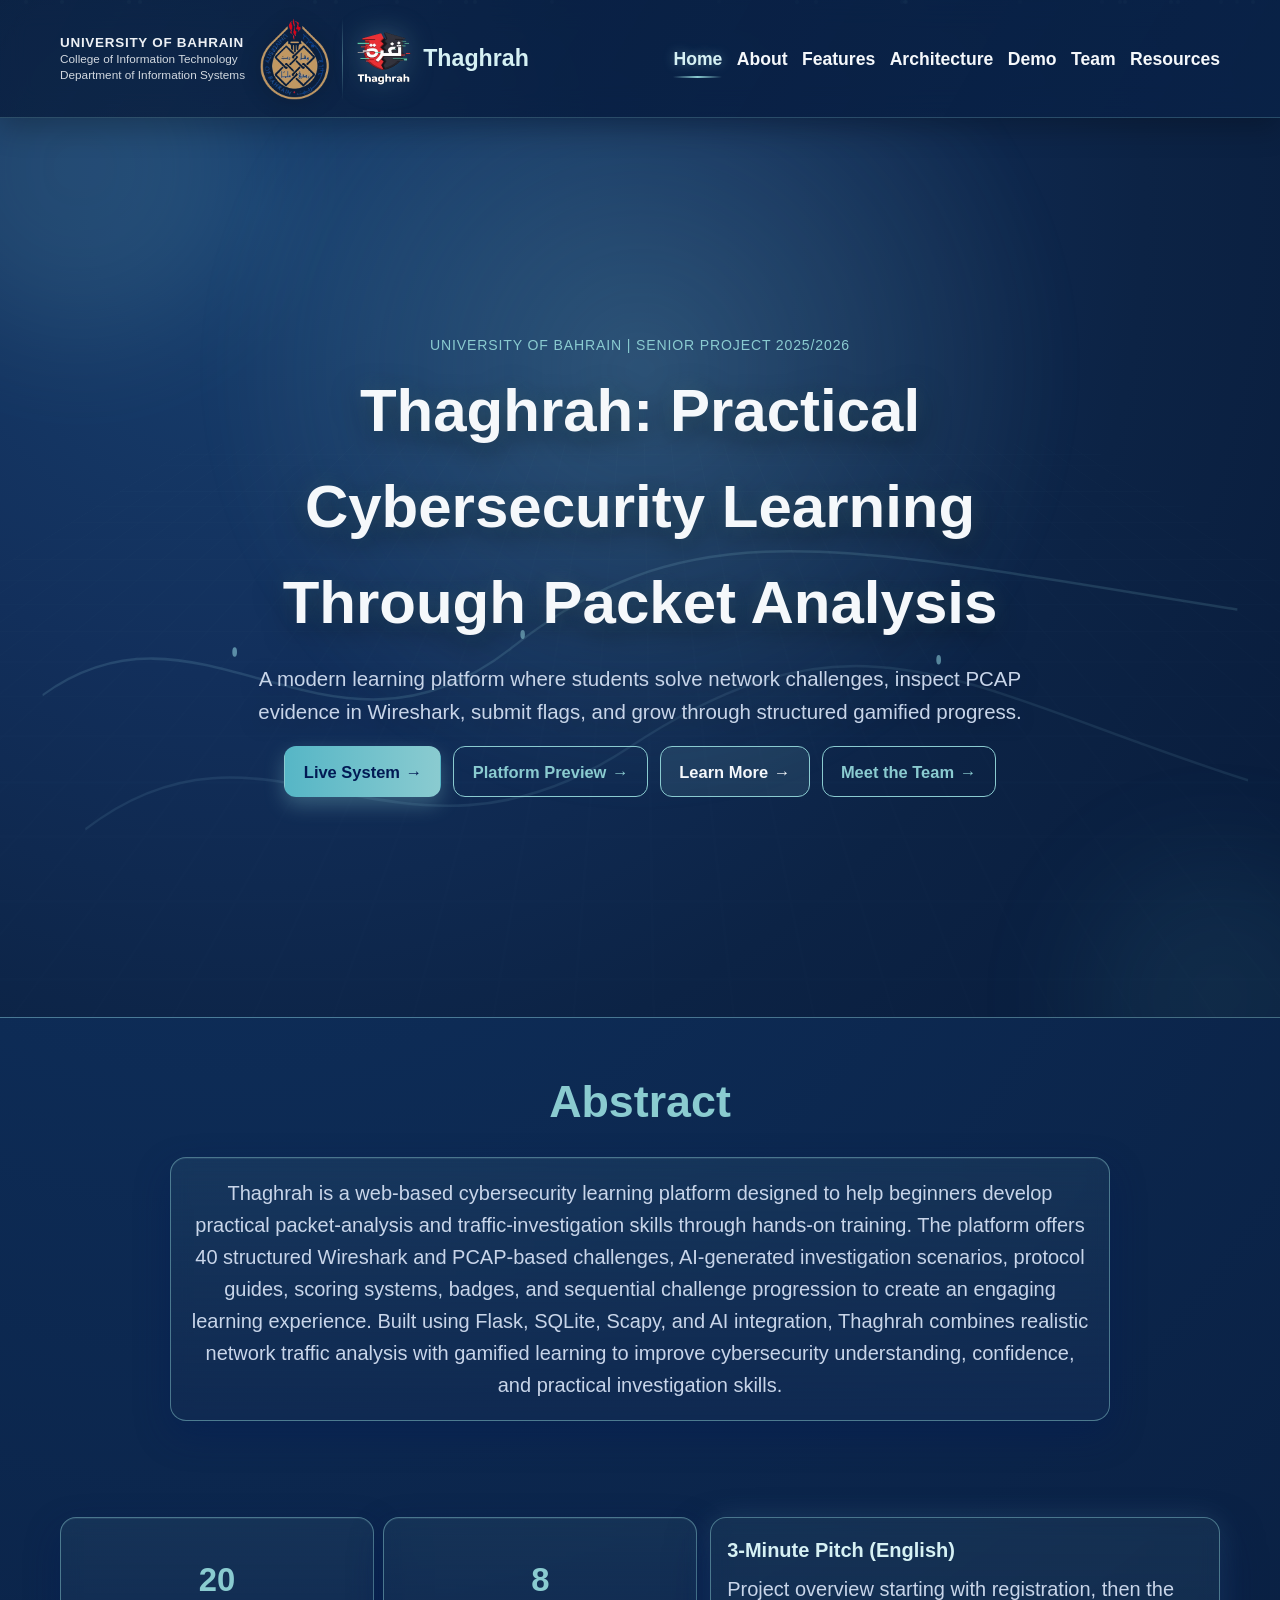
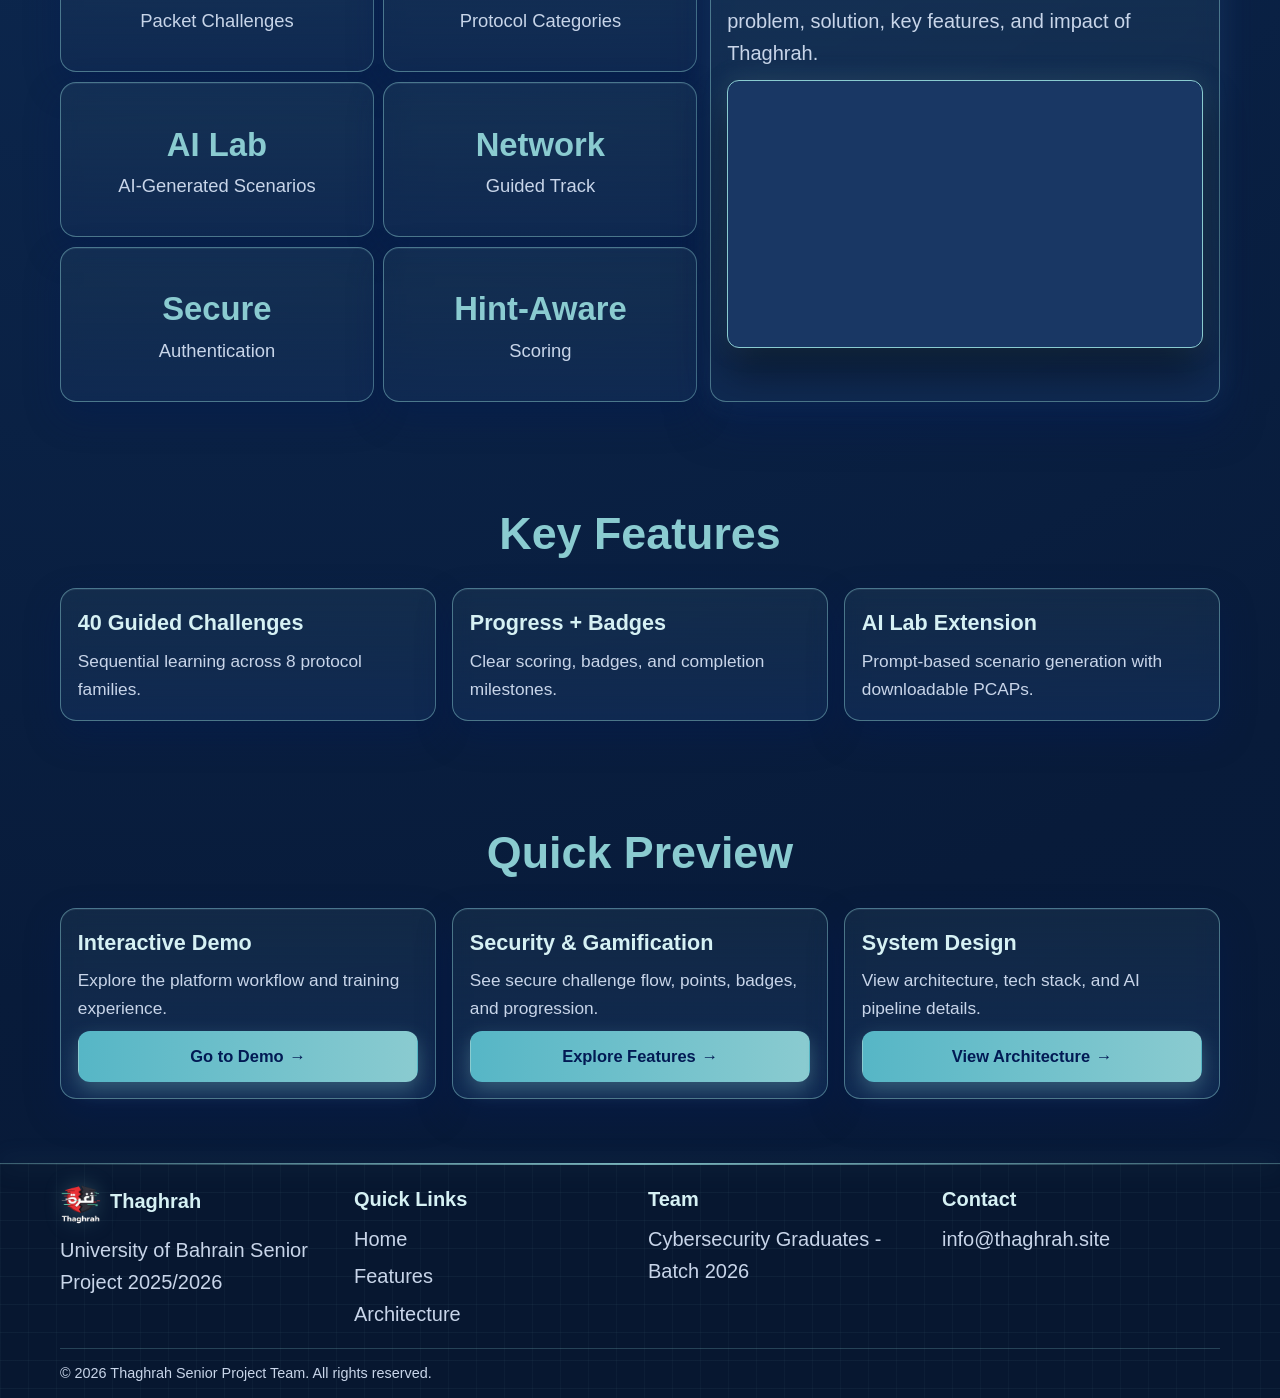
<file: index.html>
<!doctype html>
<html lang="en">
  <head>
    <meta charset="UTF-8" />
    <meta name="viewport" content="width=device-width, initial-scale=1.0" />
    <link rel="icon" href="./assets/logo-nav.png" type="image/png" />
    <meta name="referrer" content="strict-origin-when-cross-origin" />
    <title>Thaghrah | Home</title>
    <meta
      name="description"
      content="Thaghrah home page: cybersecurity learning through packet analysis, guided challenges, and AI-assisted Wireshark practice."
    />
    <link rel="stylesheet" href="./styles.css" />
    <script defer src="./js/app.js"></script>
  </head>
  <body data-page="home">
    <div id="site-nav"></div>

    <header class="hero hero-fullscreen">
      <div class="container hero-content">
        <p class="eyebrow">University of Bahrain | Senior Project 2025/2026</p>
        <h2>Thaghrah: Practical Cybersecurity Learning Through Packet Analysis</h2>
        <p class="hero-subtitle">
          A modern learning platform where students solve network challenges, inspect PCAP
          evidence in Wireshark, submit flags, and grow through structured gamified progress.
        </p>
        <div class="hero-actions">
          <a class="btn primary" href="https://thaghrah-project-1.onrender.com/" target="_blank" rel="noopener noreferrer">Live System</a>
          <a class="btn outline" href="./demo.html">Platform Preview</a>
          <a class="btn ghost" href="./about.html">Learn More</a>
          <a class="btn outline" href="./team.html">Meet the Team</a>
        </div>
      </div>
    </header>

    <main>
      <section class="container section">
        <h3 class="section-heading">Abstract</h3>
        <div class="info-banner abstract-banner">
          Thaghrah is a web-based cybersecurity learning platform designed to help beginners develop practical packet-analysis and traffic-investigation skills through hands-on training. The platform offers 40 structured Wireshark and PCAP-based challenges, AI-generated investigation scenarios, protocol guides, scoring systems, badges, and sequential challenge progression to create an engaging learning experience. Built using Flask, SQLite, Scapy, and AI integration, Thaghrah combines realistic network traffic analysis with gamified learning to improve cybersecurity understanding, confidence, and practical investigation skills.
        </div>
      </section>

      <section class="container section overview-layout">
        <div class="stats-row">
          <div class="mini-stat counter-card">
            <strong class="counter" data-count="40">0</strong><span>Packet Challenges</span>
          </div>
          <div class="mini-stat counter-card">
            <strong class="counter" data-count="8">0</strong><span>Protocol Categories</span>
          </div>
          <div class="mini-stat counter-card">
            <strong class="counter" data-count="1" data-final-text="AI Lab">0</strong><span>AI-Generated Scenarios</span>
          </div>
          <div class="mini-stat counter-card">
            <strong class="counter" data-count="1" data-final-text="Network">0</strong><span>Guided Track</span>
          </div>
          <div class="mini-stat">
            <strong>Secure</strong><span>Authentication</span>
          </div>
          <div class="mini-stat">
            <strong>Hint-Aware</strong><span>Scoring</span>
          </div>
        </div>
        <aside class="demo-video-panel">
          <h4>3-Minute Pitch (English)</h4>
          <p>Project overview starting with registration, then the problem, solution, key features, and impact of Thaghrah.</p>
          <div class="video-frame">
            <iframe
              class="demo-video-embed"
              data-youtube-id="-2Q9Dz09QXQ"
              src="https://www.youtube.com/embed/-2Q9Dz09QXQ?rel=0"
              title="Thaghrah 3-minute pitch in English"
              loading="lazy"
              referrerpolicy="strict-origin-when-cross-origin"
              allow="accelerometer; autoplay; clipboard-write; encrypted-media; gyroscope; picture-in-picture; web-share"
              allowfullscreen
            ></iframe>
          </div>
        </aside>
      </section>

      <section class="container section">
        <h3 class="section-heading">Key Features</h3>
        <div class="info-grid">
          <article class="info-card"><h4>40 Guided Challenges</h4><p>Sequential learning across 8 protocol families.</p></article>
          <article class="info-card"><h4>Progress + Badges</h4><p>Clear scoring, badges, and completion milestones.</p></article>
          <article class="info-card"><h4>AI Lab Extension</h4><p>Prompt-based scenario generation with downloadable PCAPs.</p></article>
        </div>
      </section>

      <section class="container section">
        <h3 class="section-heading">Quick Preview</h3>
        <div class="info-grid">
          <article class="info-card"><h4>Interactive Demo</h4><p>Explore the platform workflow and training experience.</p><a class="btn primary block" href="./demo.html">Go to Demo</a></article>
          <article class="info-card"><h4>Security & Gamification</h4><p>See secure challenge flow, points, badges, and progression.</p><a class="btn primary block" href="./features.html">Explore Features</a></article>
          <article class="info-card"><h4>System Design</h4><p>View architecture, tech stack, and AI pipeline details.</p><a class="btn primary block" href="./architecture.html">View Architecture</a></article>
        </div>
      </section>
    </main>

    <div id="site-footer"></div>
    <button id="scrollTopBtn" class="scroll-top" type="button" aria-label="Scroll to top">↑</button>
  </body>
</html>
</file>
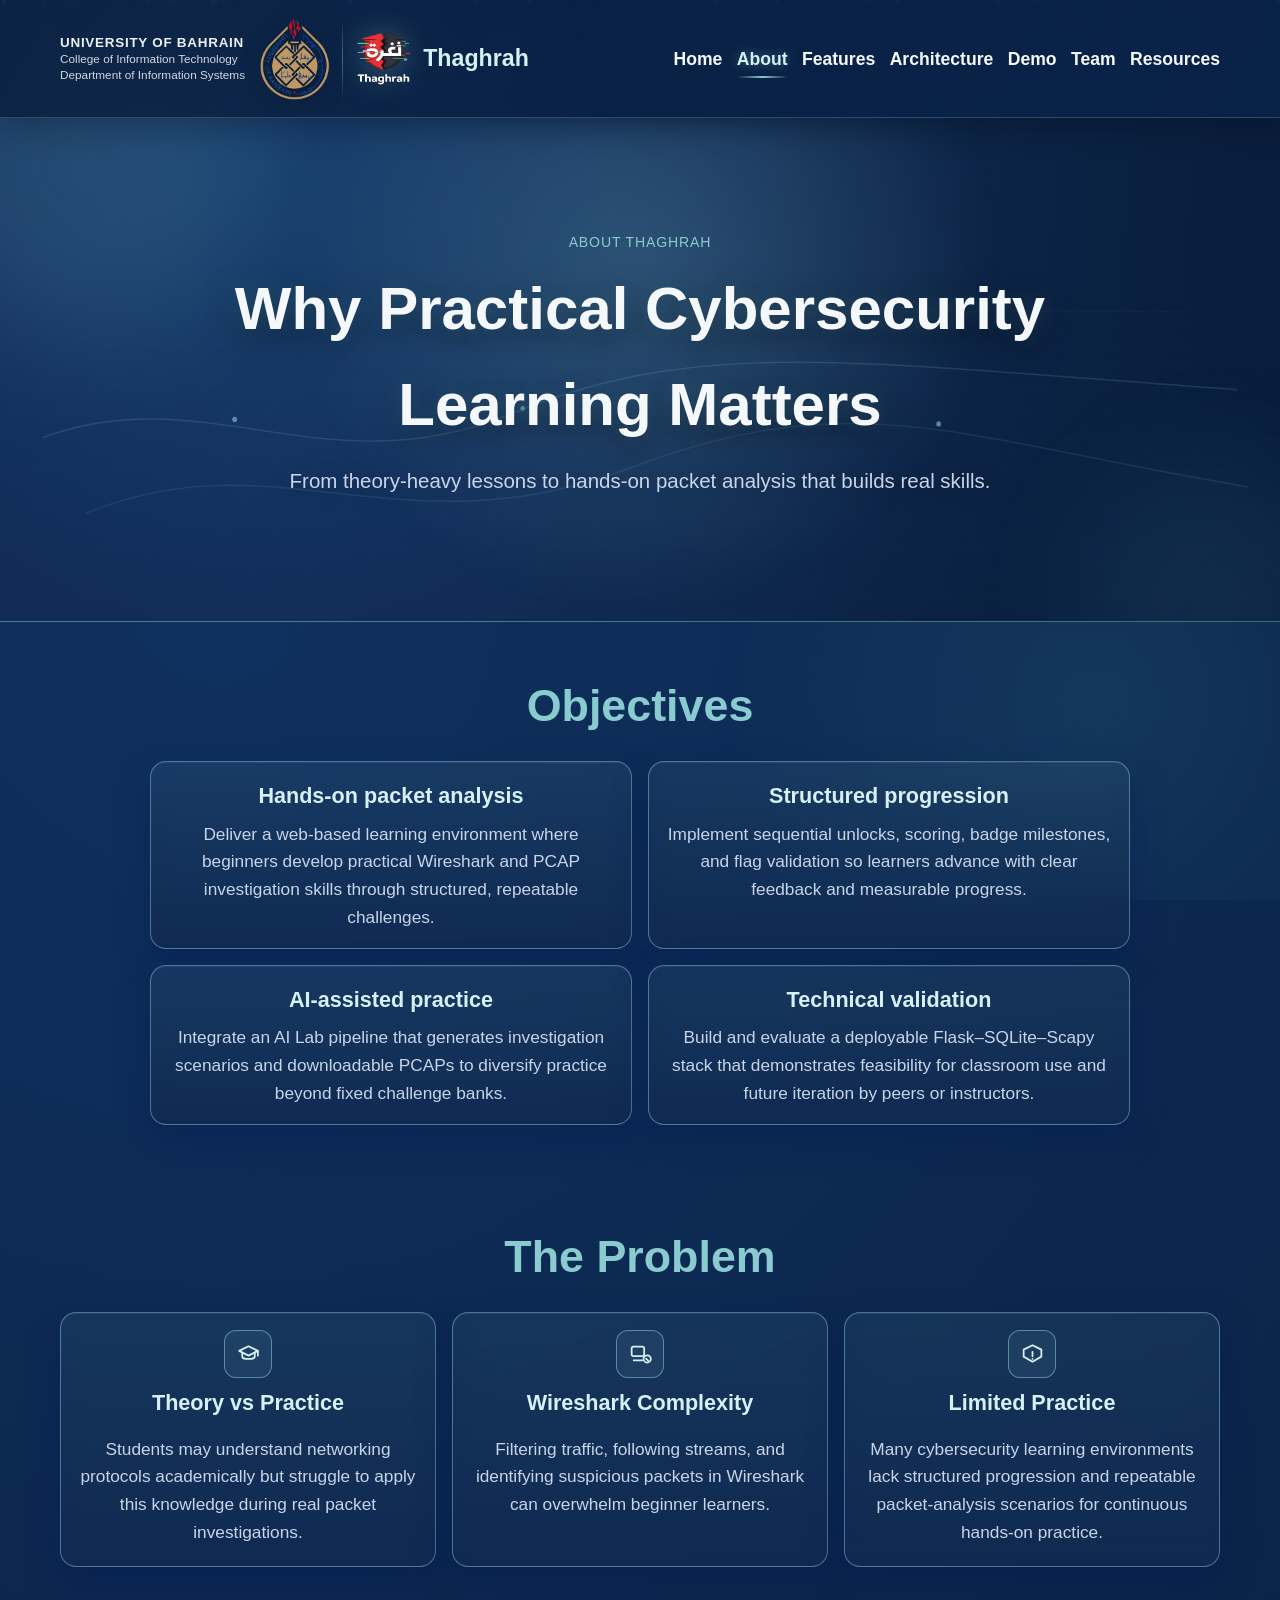
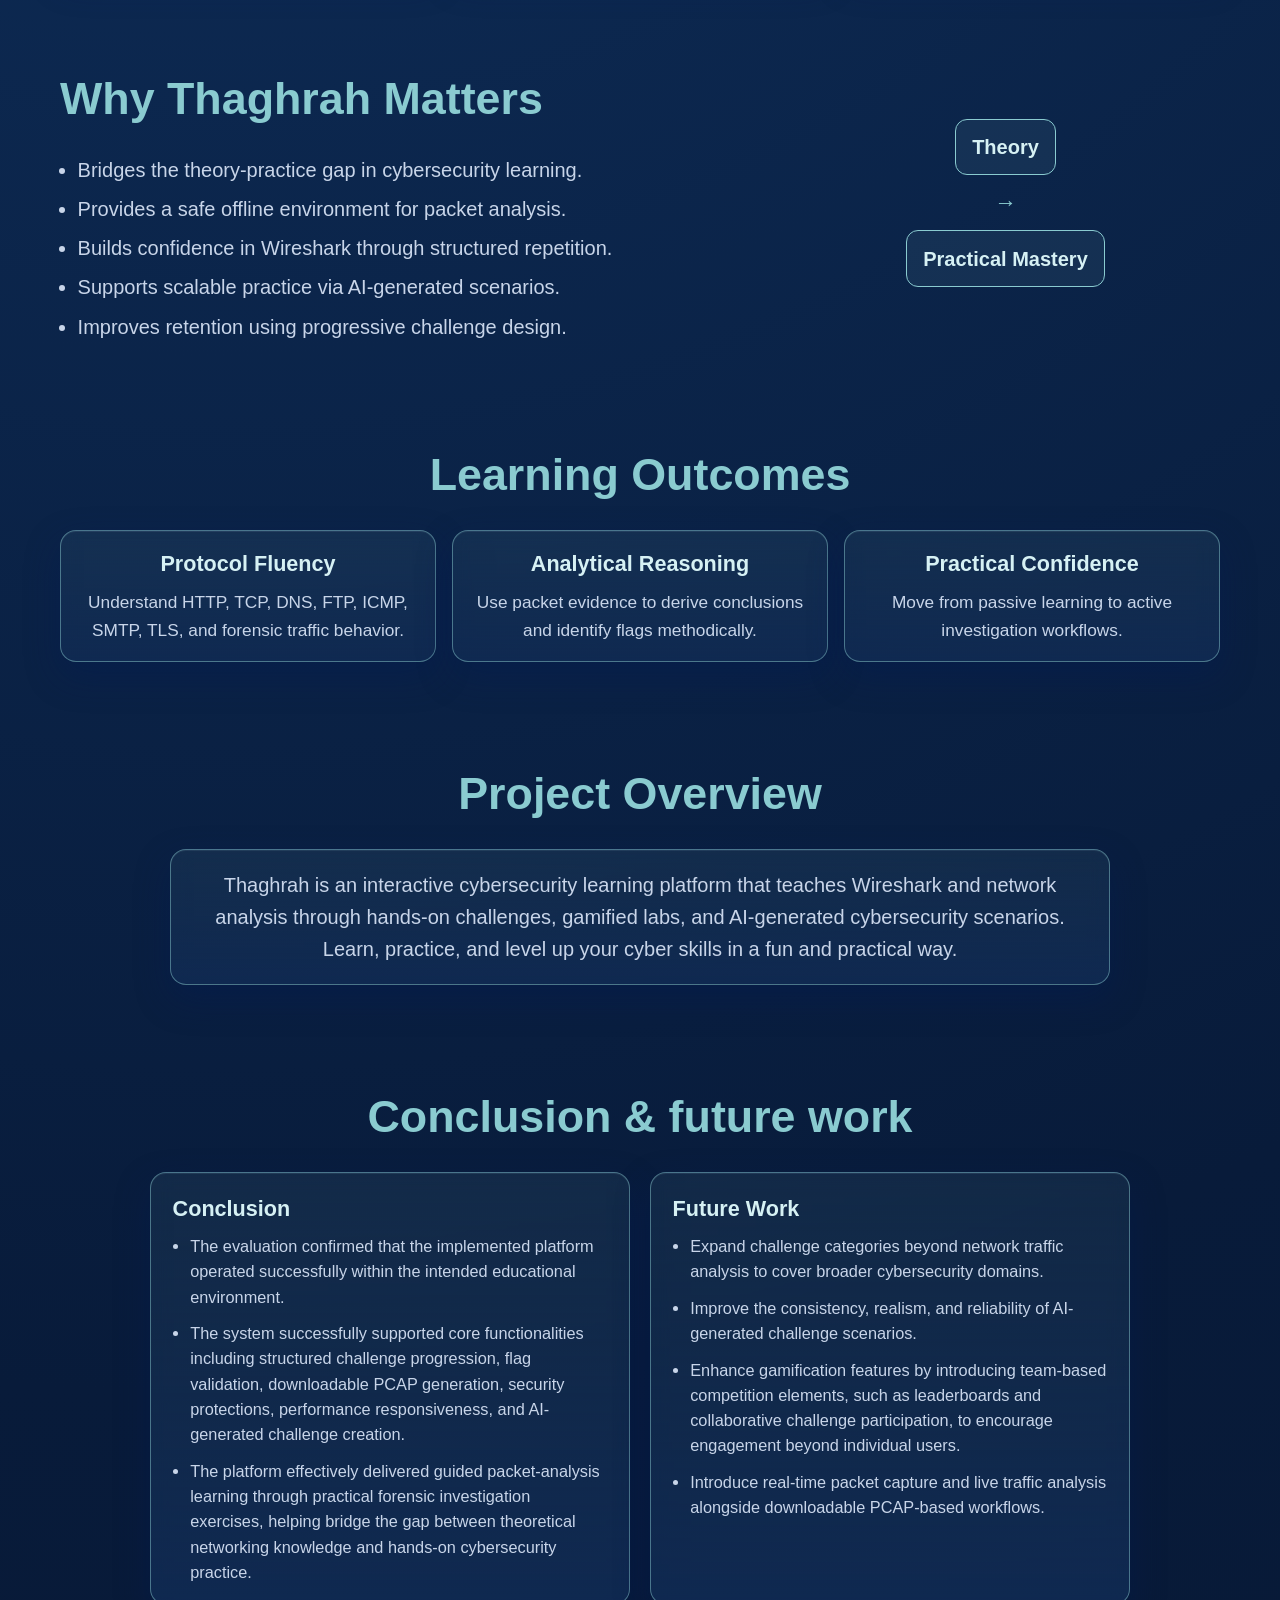
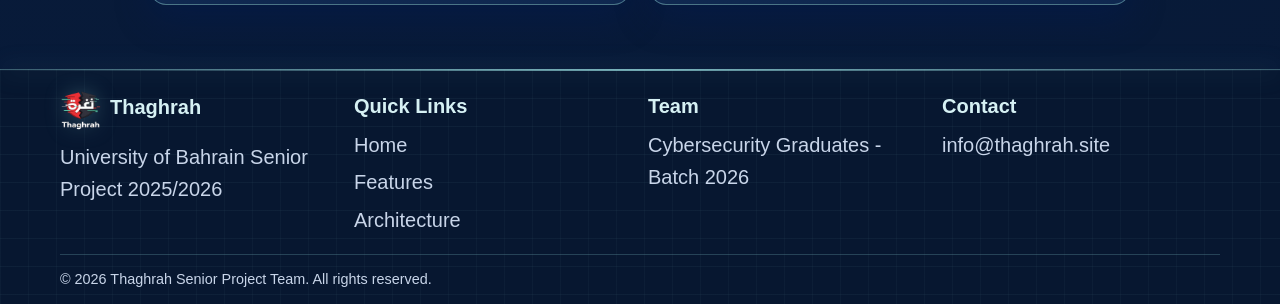
<file: about.html>
<!doctype html>
<html lang="en">
  <head>
    <meta charset="UTF-8" />
    <meta name="viewport" content="width=device-width, initial-scale=1.0" />
    <link rel="icon" href="./assets/logo-nav.png" type="image/png" />
    <title>Thaghrah | About</title>
    <meta name="description" content="About Thaghrah: objectives, problem statement, impact, learning outcomes, conclusion, and future work for practical packet-analysis training." />
    <link rel="stylesheet" href="./styles.css" />
    <script defer src="./js/app.js"></script>
  </head>
  <body data-page="about">
    <div id="site-nav"></div>
    <header class="hero">
      <div class="container hero-content">
        <p class="eyebrow">About Thaghrah</p>
        <h2>Why Practical Cybersecurity Learning Matters</h2>
        <p class="hero-subtitle">From theory-heavy lessons to hands-on packet analysis that builds real skills.</p>
      </div>
    </header>
    <main>
      <section class="container section">
        <h3 class="section-heading">Objectives</h3>
        <div class="info-grid objectives-grid">
          <article class="info-card">
            <h4>Hands-on packet analysis</h4>
            <p>
              Deliver a web-based learning environment where beginners develop practical Wireshark and PCAP investigation skills through structured, repeatable challenges.
            </p>
          </article>
          <article class="info-card">
            <h4>Structured progression</h4>
            <p>
              Implement sequential unlocks, scoring, badge milestones, and flag validation so learners advance with clear feedback and measurable progress.
            </p>
          </article>
          <article class="info-card">
            <h4>AI-assisted practice</h4>
            <p>
              Integrate an AI Lab pipeline that generates investigation scenarios and downloadable PCAPs to diversify practice beyond fixed challenge banks.
            </p>
          </article>
          <article class="info-card">
            <h4>Technical validation</h4>
            <p>
              Build and evaluate a deployable Flask–SQLite–Scapy stack that demonstrates feasibility for classroom use and future iteration by peers or instructors.
            </p>
          </article>
        </div>
      </section>

      <section class="container section">
        <h3 class="section-heading">The Problem</h3>
        <div class="info-grid problem-grid">
          <article class="info-card problem-card">
            <div class="problem-icon" aria-hidden="true">
              <svg viewBox="0 0 24 24" fill="none">
                <path d="M3 9.5L12 5l9 4.5-9 4.5-9-4.5Z" />
                <path d="M6 11.1V15c0 1.2 2.7 2.2 6 2.2s6-1 6-2.2v-3.9" />
                <path d="M21 9.5V14" />
              </svg>
            </div>
            <h4>Theory vs Practice</h4>
            <p>
              Students may understand networking protocols academically but struggle to
              apply this knowledge during real packet investigations.
            </p>
          </article>
          <article class="info-card problem-card">
            <div class="problem-icon" aria-hidden="true">
              <svg viewBox="0 0 24 24" fill="none">
                <rect x="3.5" y="5.5" width="12" height="9" rx="1.8" />
                <path d="M8.2 18.5h2.6m-5.3 0h8m3.8-1.6 2.2 2.2m-1.1-5.4a3.5 3.5 0 1 1 0 7 3.5 3.5 0 0 1 0-7Z" />
              </svg>
            </div>
            <h4>Wireshark Complexity</h4>
            <p>
              Filtering traffic, following streams, and identifying suspicious packets in
              Wireshark can overwhelm beginner learners.
            </p>
          </article>
          <article class="info-card problem-card">
            <div class="problem-icon" aria-hidden="true">
              <svg viewBox="0 0 24 24" fill="none">
                <path d="M12 4 3.5 8.3V15L12 20l8.5-5V8.3L12 4Z" />
                <path d="M12 10.5v4.2m0 2.5h.01" />
              </svg>
            </div>
            <h4>Limited Practice</h4>
            <p>
              Many cybersecurity learning environments lack structured progression and
              repeatable packet-analysis scenarios for continuous hands-on practice.
            </p>
          </article>
        </div>
      </section>

      <section class="container section split-impact">
        <div>
          <h3 class="section-heading left">Why Thaghrah Matters</h3>
          <ul class="impact-list">
            <li>Bridges the theory-practice gap in cybersecurity learning.</li>
            <li>Provides a safe offline environment for packet analysis.</li>
            <li>Builds confidence in Wireshark through structured repetition.</li>
            <li>Supports scalable practice via AI-generated scenarios.</li>
            <li>Improves retention using progressive challenge design.</li>
          </ul>
        </div>
        <div class="impact-visual">
          <div class="impact-tile">Theory</div>
          <div class="impact-arrow">→</div>
          <div class="impact-tile">Practical Mastery</div>
        </div>
      </section>

      <section class="container section">
        <h3 class="section-heading">Learning Outcomes</h3>
        <div class="info-grid">
          <article class="info-card"><h4>Protocol Fluency</h4><p>Understand HTTP, TCP, DNS, FTP, ICMP, SMTP, TLS, and forensic traffic behavior.</p></article>
          <article class="info-card"><h4>Analytical Reasoning</h4><p>Use packet evidence to derive conclusions and identify flags methodically.</p></article>
          <article class="info-card"><h4>Practical Confidence</h4><p>Move from passive learning to active investigation workflows.</p></article>
        </div>
      </section>

      <section class="container section">
        <h3 class="section-heading">Project Overview</h3>
        <div class="info-banner">
          Thaghrah is an interactive cybersecurity learning platform that teaches Wireshark and network analysis through hands-on challenges, gamified labs, and AI-generated cybersecurity scenarios. Learn, practice, and level up your cyber skills in a fun and practical way.
        </div>
      </section>

      <section id="conclusion" class="container section">
        <h3 class="section-heading">Conclusion &amp; future work</h3>
        <div class="info-grid conclusion-split-grid">
          <article class="info-card">
            <h4>Conclusion</h4>
            <ul class="impact-list">
              <li>The evaluation confirmed that the implemented platform operated successfully within the intended educational environment.</li>
              <li>The system successfully supported core functionalities including structured challenge progression, flag validation, downloadable PCAP generation, security protections, performance responsiveness, and AI-generated challenge creation.</li>
              <li>The platform effectively delivered guided packet-analysis learning through practical forensic investigation exercises, helping bridge the gap between theoretical networking knowledge and hands-on cybersecurity practice.</li>
            </ul>
          </article>
          <article class="info-card">
            <h4>Future Work</h4>
            <ul class="impact-list">
              <li>Expand challenge categories beyond network traffic analysis to cover broader cybersecurity domains.</li>
              <li>Improve the consistency, realism, and reliability of AI-generated challenge scenarios.</li>
              <li>Enhance gamification features by introducing team-based competition elements, such as leaderboards and collaborative challenge participation, to encourage engagement beyond individual users.</li>
              <li>Introduce real-time packet capture and live traffic analysis alongside downloadable PCAP-based workflows.</li>
            </ul>
          </article>
        </div>
      </section>
    </main>
    <div id="site-footer"></div>
    <button id="scrollTopBtn" class="scroll-top" type="button" aria-label="Scroll to top">↑</button>
  </body>
</html>
</file>
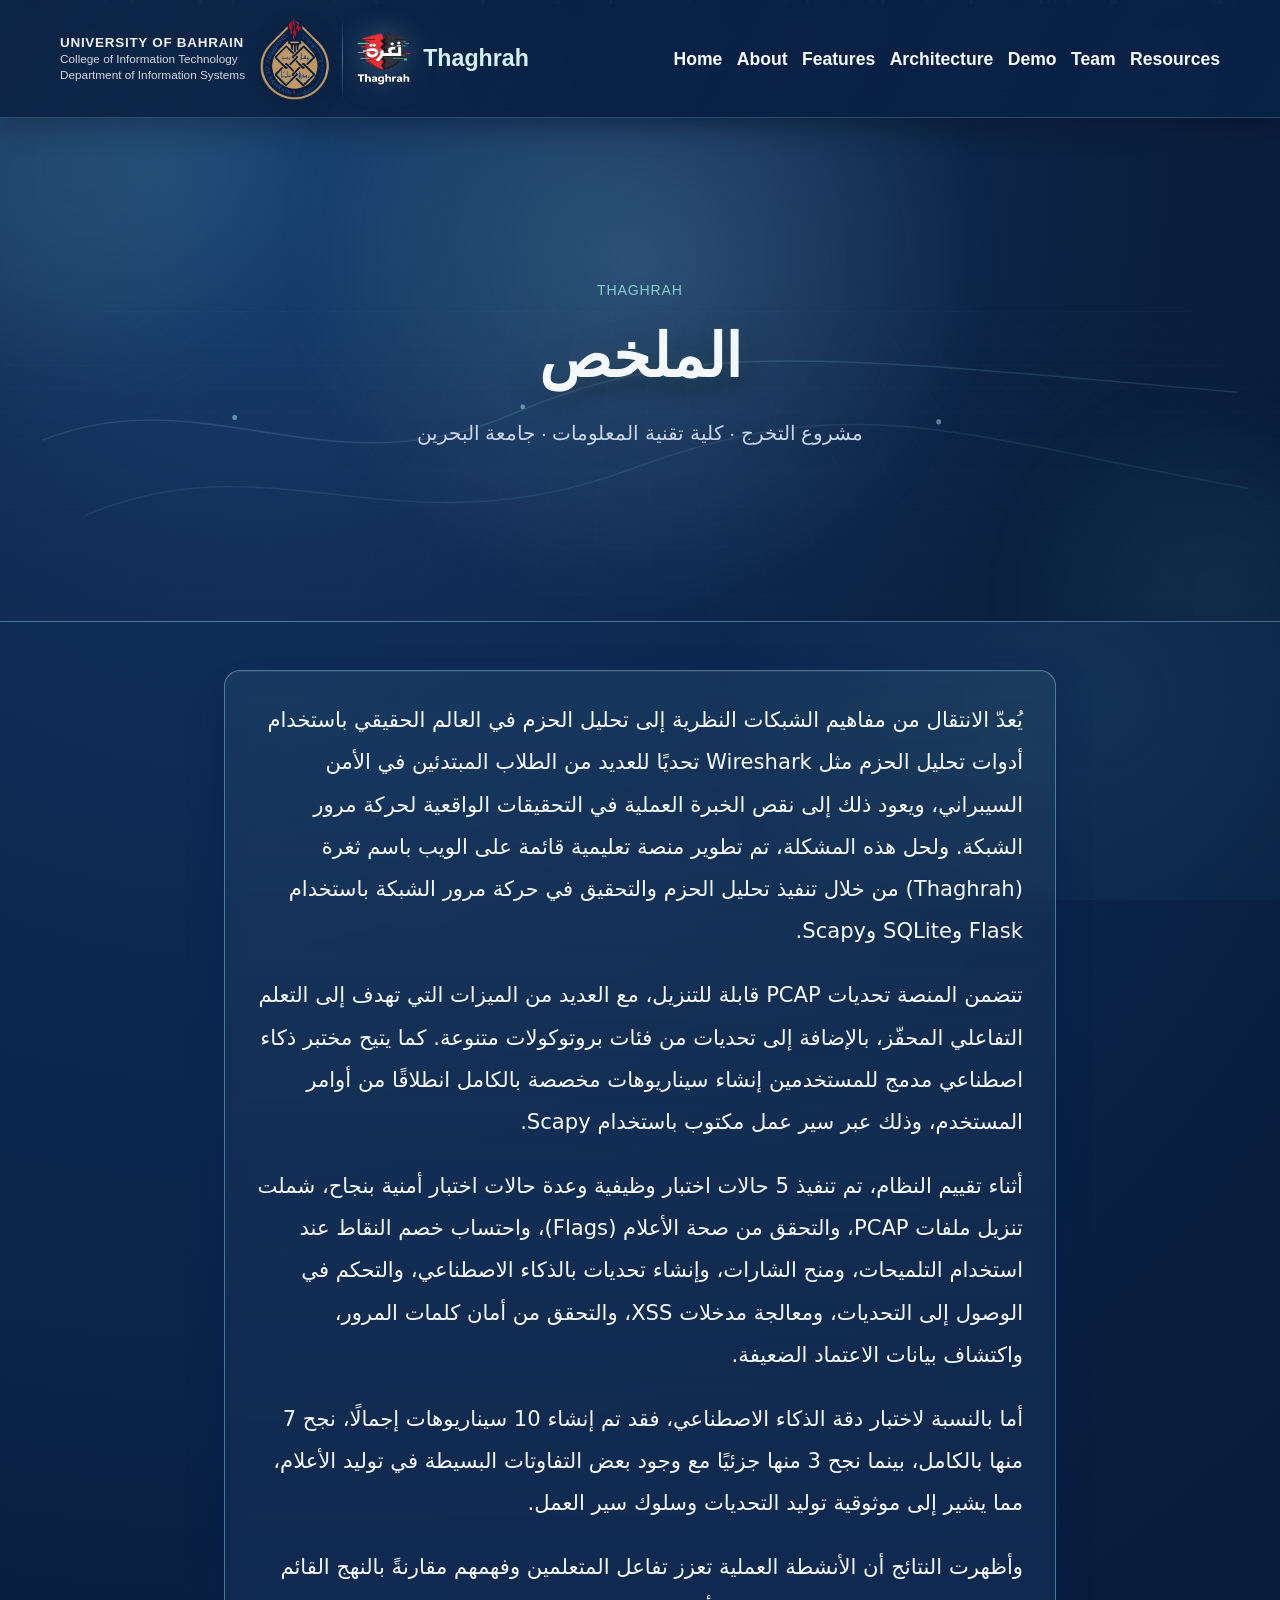
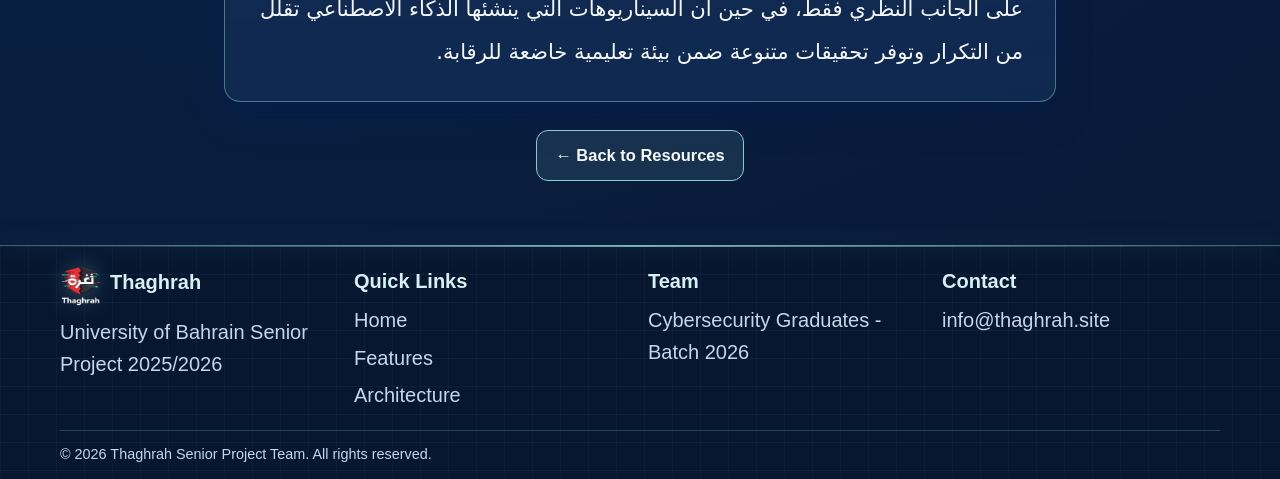
<file: abstract-ar.html>
<!doctype html>
<html lang="ar">
  <head>
    <meta charset="UTF-8" />
    <meta name="viewport" content="width=device-width, initial-scale=1.0" />
    <link rel="icon" href="./assets/logo-nav.png" type="image/png" />
    <title>Thaghrah | الملخص (عربي)</title>
    <meta name="description" content="ملخص مشروع ثغرة باللغة العربية — منصة تعليم الأمن السيبراني وتحليل البيانات الشبكية." />
    <link rel="stylesheet" href="./styles.css" />
    <script defer src="./js/app.js"></script>
  </head>
  <body data-page="abstract-ar">
    <div id="site-nav"></div>
    <header class="hero">
      <div class="container hero-content">
        <p class="eyebrow">Thaghrah</p>
        <h2 lang="ar">الملخص</h2>
        <p class="hero-subtitle" lang="ar">مشروع التخرج · كلية تقنية المعلومات · جامعة البحرين</p>
      </div>
    </header>
    <main>
      <section class="container section">
        <div class="info-banner abstract-ar" lang="ar" dir="rtl">
          <p>
            يُعدّ الانتقال من مفاهيم الشبكات النظرية إلى تحليل الحزم في العالم الحقيقي باستخدام أدوات تحليل الحزم مثل Wireshark تحديًا للعديد من الطلاب المبتدئين في الأمن السيبراني، ويعود ذلك إلى نقص الخبرة العملية في التحقيقات الواقعية لحركة مرور الشبكة. ولحل هذه المشكلة، تم تطوير منصة تعليمية قائمة على الويب باسم ثغرة (Thaghrah) من خلال تنفيذ تحليل الحزم والتحقيق في حركة مرور الشبكة باستخدام Flask وSQLite وScapy.
          </p>
          <p>
            تتضمن المنصة تحديات PCAP قابلة للتنزيل، مع العديد من الميزات التي تهدف إلى التعلم التفاعلي المحفّز، بالإضافة إلى تحديات من فئات بروتوكولات متنوعة. كما يتيح مختبر ذكاء اصطناعي مدمج للمستخدمين إنشاء سيناريوهات مخصصة بالكامل انطلاقًا من أوامر المستخدم، وذلك عبر سير عمل مكتوب باستخدام Scapy.
          </p>
          <p>
            أثناء تقييم النظام، تم تنفيذ 5 حالات اختبار وظيفية وعدة حالات اختبار أمنية بنجاح، شملت تنزيل ملفات PCAP، والتحقق من صحة الأعلام (Flags)، واحتساب خصم النقاط عند استخدام التلميحات، ومنح الشارات، وإنشاء تحديات بالذكاء الاصطناعي، والتحكم في الوصول إلى التحديات، ومعالجة مدخلات XSS، والتحقق من أمان كلمات المرور، واكتشاف بيانات الاعتماد الضعيفة.
          </p>
          <p>
            أما بالنسبة لاختبار دقة الذكاء الاصطناعي، فقد تم إنشاء 10 سيناريوهات إجمالًا، نجح 7 منها بالكامل، بينما نجح 3 منها جزئيًا مع وجود بعض التفاوتات البسيطة في توليد الأعلام، مما يشير إلى موثوقية توليد التحديات وسلوك سير العمل.
          </p>
          <p>
            وأظهرت النتائج أن الأنشطة العملية تعزز تفاعل المتعلمين وفهمهم مقارنةً بالنهج القائم على الجانب النظري فقط، في حين أن السيناريوهات التي ينشئها الذكاء الاصطناعي تقلل من التكرار وتوفر تحقيقات متنوعة ضمن بيئة تعليمية خاضعة للرقابة.
          </p>
        </div>
        <div class="back-to-resources">
          <a class="btn ghost" href="./resources.html">← Back to Resources</a>
        </div>
      </section>
    </main>
    <div id="site-footer"></div>
    <button id="scrollTopBtn" class="scroll-top" type="button" aria-label="Scroll to top">↑</button>
  </body>
</html>
</file>
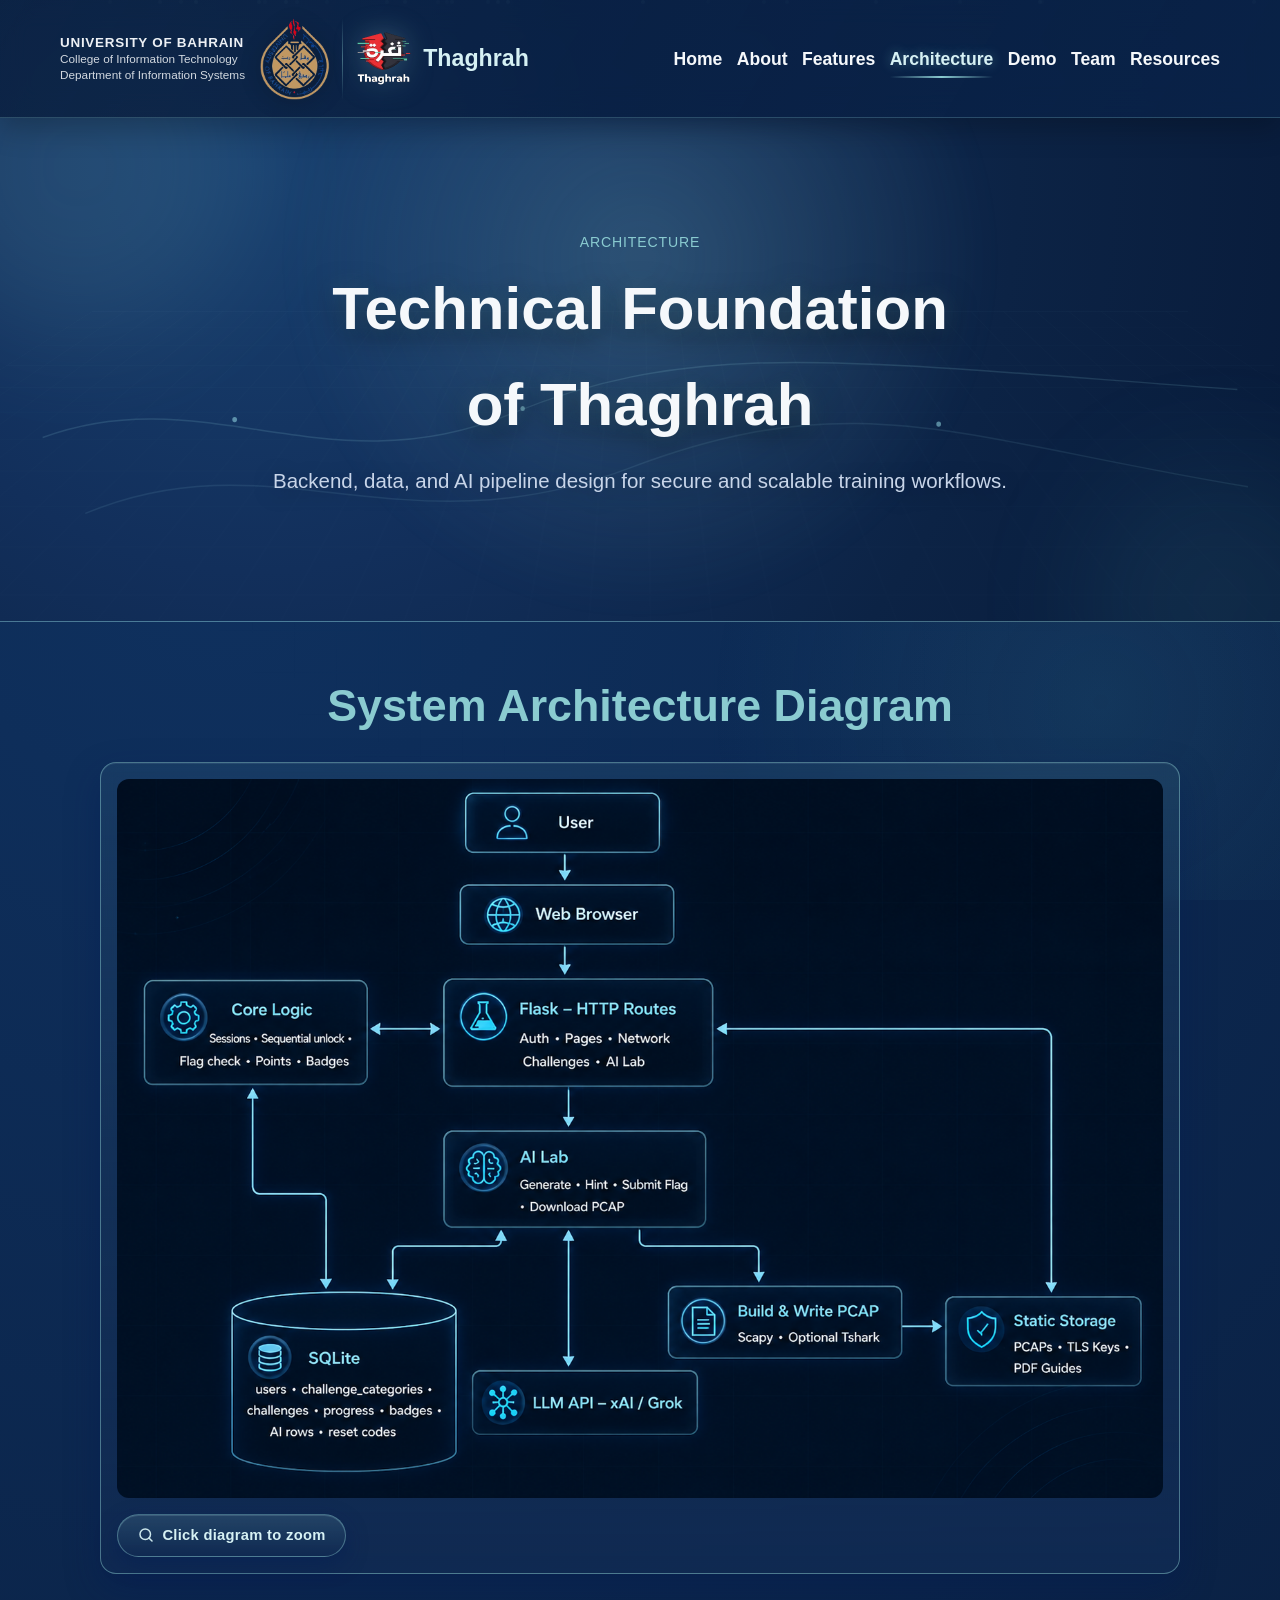
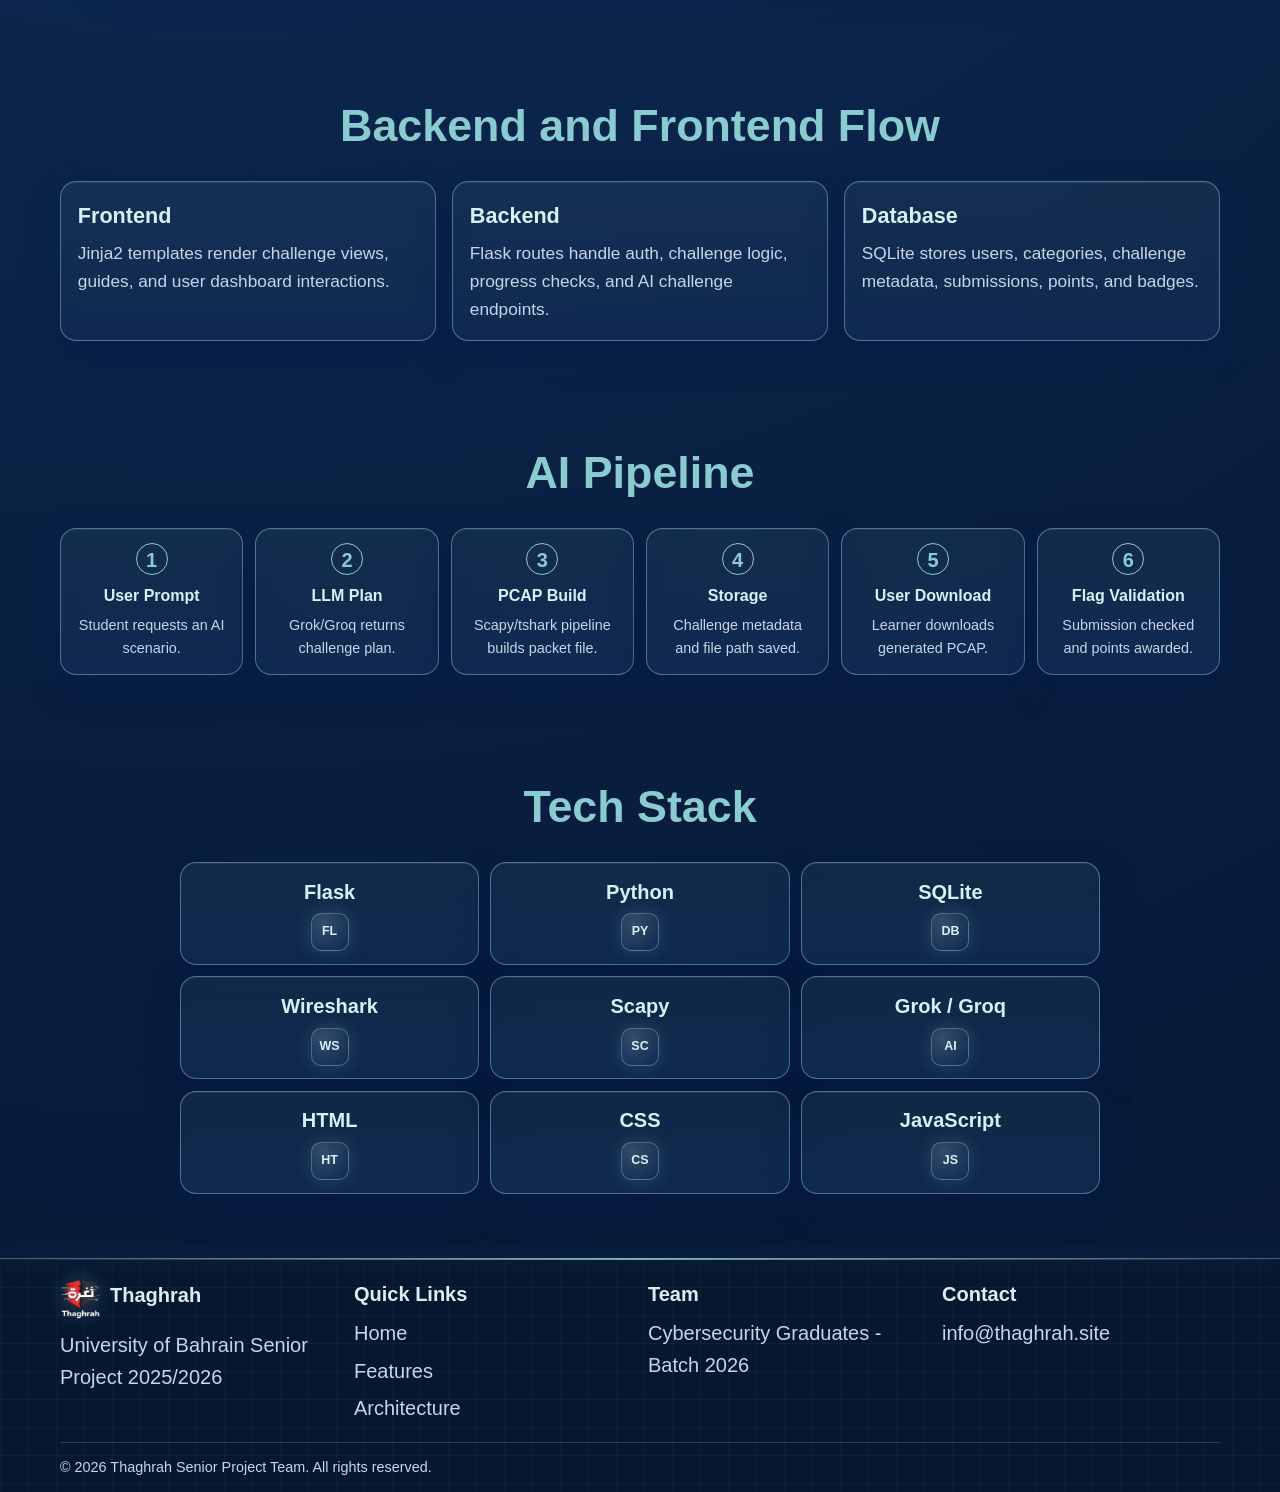
<file: architecture.html>
<!doctype html>
<html lang="en">
  <head>
    <meta charset="UTF-8" />
    <meta name="viewport" content="width=device-width, initial-scale=1.0" />
    <link rel="icon" href="./assets/logo-nav.png" type="image/png" />
    <title>Thaghrah | Architecture</title>
    <meta name="description" content="System architecture, backend/frontend flow, database model, and AI pipeline for Thaghrah." />
    <link rel="stylesheet" href="./styles.css" />
    <script defer src="./js/app.js"></script>
  </head>
  <body data-page="architecture">
    <div id="site-nav"></div>
    <header class="hero">
      <div class="container hero-content">
        <p class="eyebrow">Architecture</p>
        <h2>Technical Foundation of Thaghrah</h2>
        <p class="hero-subtitle">Backend, data, and AI pipeline design for secure and scalable training workflows.</p>
      </div>
    </header>
    <main>
      <section class="container section">
        <h3 class="section-heading">System Architecture Diagram</h3>
        <figure class="architecture-diagram-wrap">
          <img class="architecture-diagram" src="./assets/systemarchitecture.png" alt="Thaghrah system architecture diagram" loading="lazy" />
          <figcaption class="diagram-zoom-caption">
            <svg class="diagram-zoom-icon" width="18" height="18" viewBox="0 0 24 24" fill="none" aria-hidden="true">
              <circle cx="11" cy="11" r="7" stroke="currentColor" stroke-width="2" />
              <path d="M20 20l-4-4" stroke="currentColor" stroke-width="2" stroke-linecap="round" />
            </svg>
            Click diagram to zoom
          </figcaption>
        </figure>
      </section>

      <section class="container section">
        <h3 class="section-heading">Backend and Frontend Flow</h3>
        <div class="info-grid">
          <article class="info-card"><h4>Frontend</h4><p>Jinja2 templates render challenge views, guides, and user dashboard interactions.</p></article>
          <article class="info-card"><h4>Backend</h4><p>Flask routes handle auth, challenge logic, progress checks, and AI challenge endpoints.</p></article>
          <article class="info-card"><h4>Database</h4><p>SQLite stores users, categories, challenge metadata, submissions, points, and badges.</p></article>
        </div>
      </section>

      <section class="container section">
        <h3 class="section-heading">AI Pipeline</h3>
        <div class="workflow">
          <article class="flow-step"><span>1</span><h4>User Prompt</h4><p>Student requests an AI scenario.</p></article>
          <article class="flow-step"><span>2</span><h4>LLM Plan</h4><p>Grok/Groq returns challenge plan.</p></article>
          <article class="flow-step"><span>3</span><h4>PCAP Build</h4><p>Scapy/tshark pipeline builds packet file.</p></article>
          <article class="flow-step"><span>4</span><h4>Storage</h4><p>Challenge metadata and file path saved.</p></article>
          <article class="flow-step"><span>5</span><h4>User Download</h4><p>Learner downloads generated PCAP.</p></article>
          <article class="flow-step"><span>6</span><h4>Flag Validation</h4><p>Submission checked and points awarded.</p></article>
        </div>
      </section>

      <section class="container section">
        <h3 class="section-heading">Tech Stack</h3>
        <div class="tech-grid">
          <div class="tech-chip">Flask</div><div class="tech-chip">Python</div><div class="tech-chip">SQLite</div>
          <div class="tech-chip">Wireshark</div><div class="tech-chip">Scapy</div><div class="tech-chip">Grok / Groq</div>
          <div class="tech-chip">HTML</div><div class="tech-chip">CSS</div><div class="tech-chip">JavaScript</div>
        </div>
      </section>
    </main>
    <div id="site-footer"></div>
    <button id="scrollTopBtn" class="scroll-top" type="button" aria-label="Scroll to top">↑</button>
    <div class="lightbox" id="diagramLightbox" aria-hidden="true">
      <button class="lightbox-close" type="button" aria-label="Close architecture zoom">×</button>
      <img src="./assets/systemarchitecture.png" alt="Thaghrah system architecture enlarged view" />
    </div>
  </body>
</html>
</file>
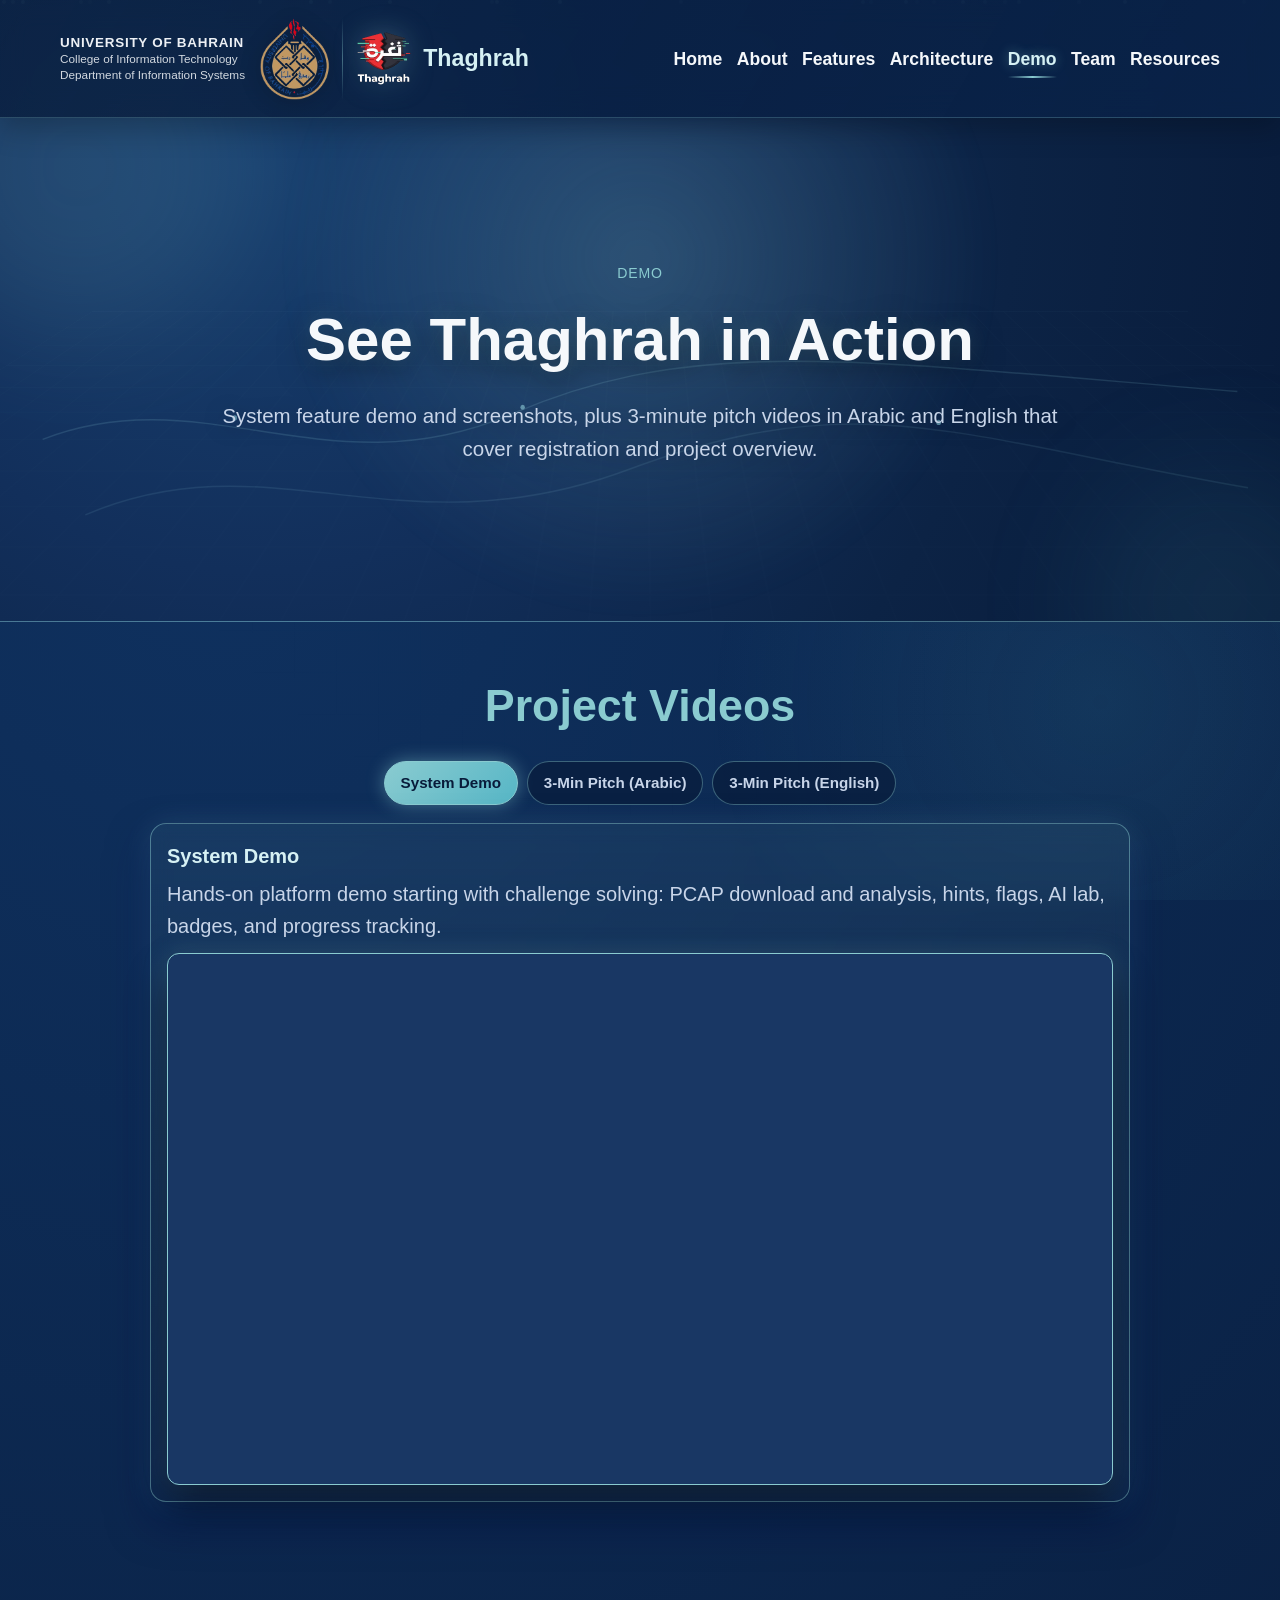
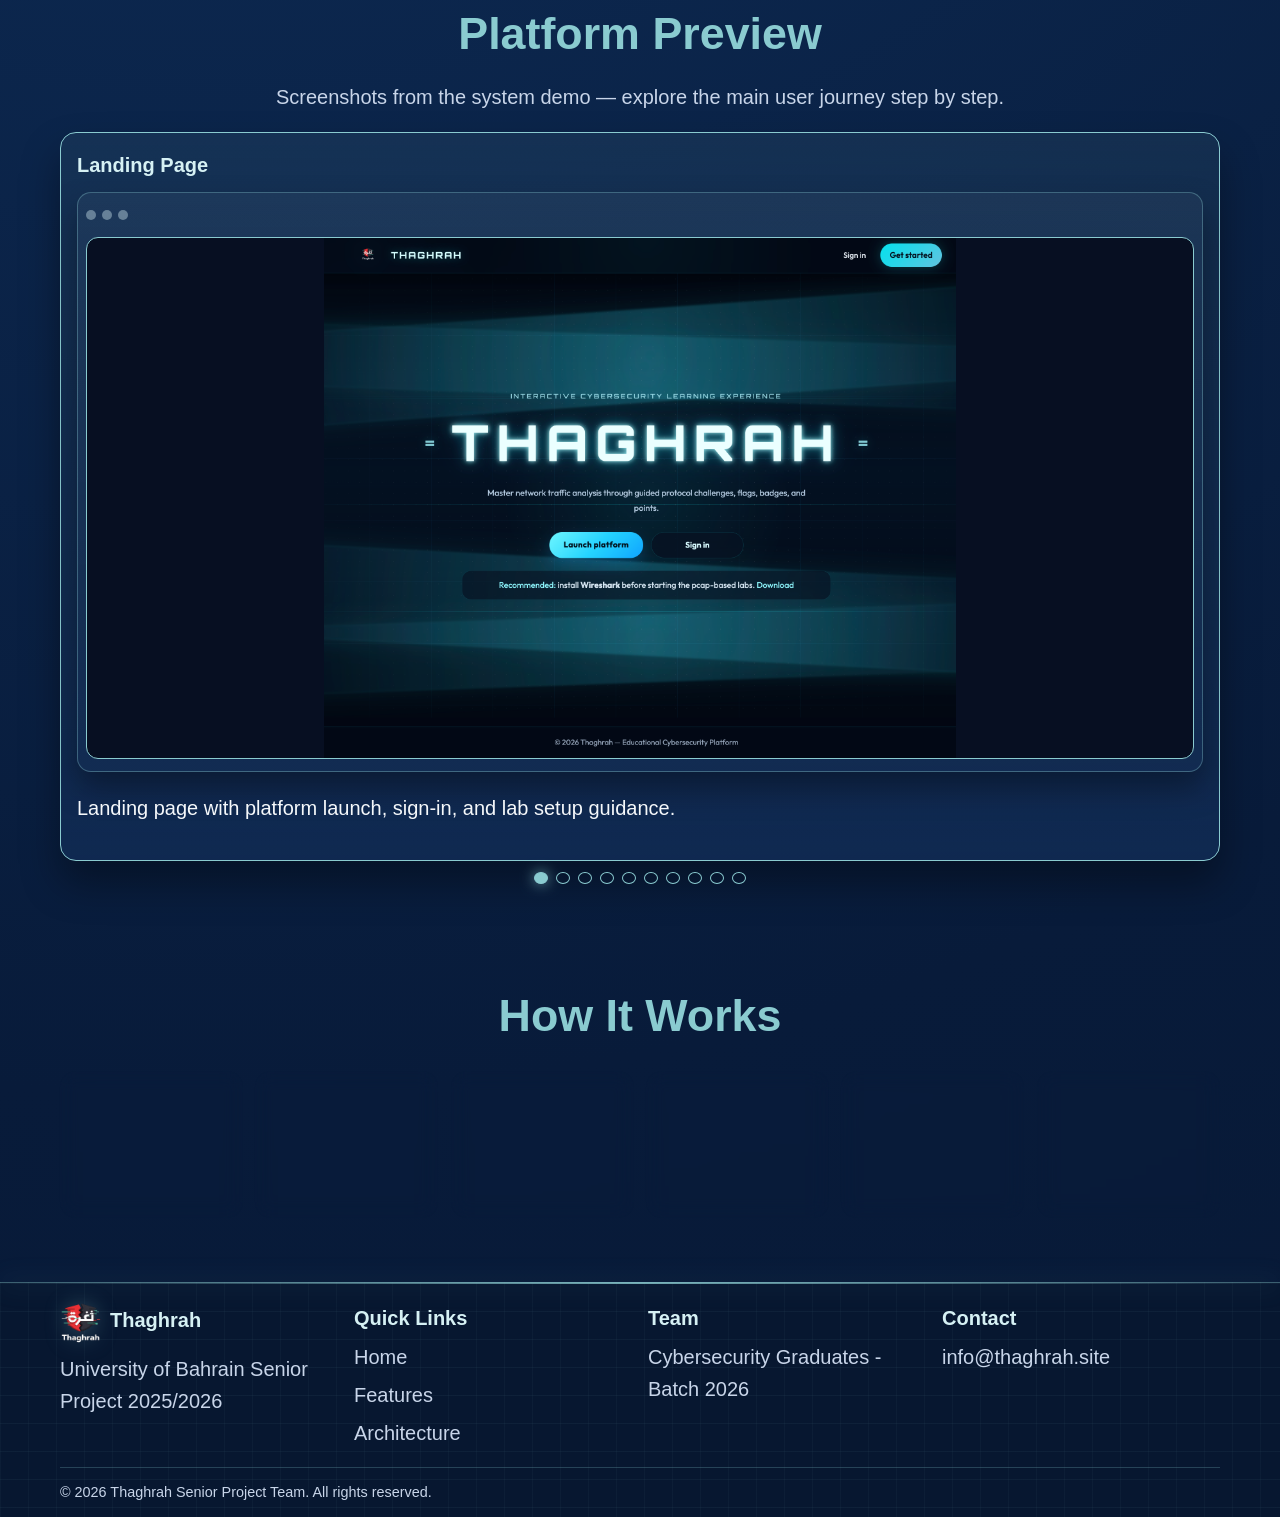
<file: demo.html>
<!doctype html>
<html lang="en">
  <head>
    <meta charset="UTF-8" />
    <meta name="viewport" content="width=device-width, initial-scale=1.0" />
    <link rel="icon" href="./assets/logo-nav.png" type="image/png" />
    <meta name="referrer" content="strict-origin-when-cross-origin" />
    <title>Thaghrah | Demo</title>
    <meta name="description" content="Demo walkthrough, platform previews, and workflow explanation for Thaghrah." />
    <link rel="stylesheet" href="./styles.css" />
    <script defer src="./js/app.js"></script>
  </head>
  <body data-page="demo">
    <div id="site-nav"></div>
    <header class="hero">
      <div class="container hero-content">
        <p class="eyebrow">Demo</p>
        <h2>See Thaghrah in Action</h2>
        <p class="hero-subtitle">System feature demo and screenshots, plus 3-minute pitch videos in Arabic and English that cover registration and project overview.</p>
      </div>
    </header>
    <main>
      <section class="container section" id="demo-videos">
        <h3 class="section-heading">Project Videos</h3>

        <div class="demo-videos-wrap">
          <div class="demo-tabs" role="tablist" aria-label="Demo videos">
            <button type="button" class="demo-tab active" role="tab" id="demo-tab-system" aria-selected="true" aria-controls="demo-panel-system" data-tab="system">System Demo</button>
            <button type="button" class="demo-tab" role="tab" id="demo-tab-arabic" aria-selected="false" aria-controls="demo-panel-arabic" data-tab="arabic">3-Min Pitch (Arabic)</button>
            <button type="button" class="demo-tab" role="tab" id="demo-tab-english" aria-selected="false" aria-controls="demo-panel-english" data-tab="english">3-Min Pitch (English)</button>
          </div>

          <div class="demo-tab-panels">
            <article class="demo-tab-panel demo-video-panel active" id="demo-panel-system" role="tabpanel" aria-labelledby="demo-tab-system" data-panel="system">
              <h4>System Demo</h4>
              <p>Hands-on platform demo starting with challenge solving: PCAP download and analysis, hints, flags, AI lab, badges, and progress tracking.</p>
              <div class="video-frame">
                <iframe
                  class="demo-video-embed"
                  data-youtube-id="C9HqBI3txdY"
                  src="https://www.youtube.com/embed/C9HqBI3txdY?rel=0"
                  title="Thaghrah system demo"
                  loading="lazy"
                  referrerpolicy="strict-origin-when-cross-origin"
                  allow="accelerometer; autoplay; clipboard-write; encrypted-media; gyroscope; picture-in-picture; web-share"
                  allowfullscreen
                ></iframe>
              </div>
            </article>

            <article class="demo-tab-panel demo-video-panel" id="demo-panel-arabic" role="tabpanel" aria-labelledby="demo-tab-arabic" data-panel="arabic" lang="ar" dir="rtl" hidden>
              <h4>عرض المشروع — ٣ دقائق</h4>
              <p>عرض قصير بالعربية يبدأ بالتسجيل، ثم يوضح فكرة المشروع، الأهداف، والقيمة التعليمية لمنصة ثغرة.</p>
              <div class="video-frame">
                <iframe
                  class="demo-video-embed"
                  data-youtube-id="ieTxpoozDi4"
                  src="https://www.youtube.com/embed/ieTxpoozDi4?rel=0"
                  title="Thaghrah 3-minute pitch in Arabic"
                  loading="lazy"
                  referrerpolicy="strict-origin-when-cross-origin"
                  allow="accelerometer; autoplay; clipboard-write; encrypted-media; gyroscope; picture-in-picture; web-share"
                  allowfullscreen
                ></iframe>
              </div>
            </article>

            <article class="demo-tab-panel demo-video-panel" id="demo-panel-english" role="tabpanel" aria-labelledby="demo-tab-english" data-panel="english" hidden>
              <h4>3-Minute Pitch (English)</h4>
              <p>Short English pitch starting with registration, then the problem, solution, key features, and impact of Thaghrah.</p>
              <div class="video-frame">
                <iframe
                  class="demo-video-embed"
                  data-youtube-id="-2Q9Dz09QXQ"
                  src="https://www.youtube.com/embed/-2Q9Dz09QXQ?rel=0"
                  title="Thaghrah 3-minute pitch in English"
                  loading="lazy"
                  referrerpolicy="strict-origin-when-cross-origin"
                  allow="accelerometer; autoplay; clipboard-write; encrypted-media; gyroscope; picture-in-picture; web-share"
                  allowfullscreen
                ></iframe>
              </div>
            </article>
          </div>
        </div>
      </section>

      <section class="container section">
        <h3 class="section-heading">Platform Preview</h3>
        <p class="section-subtitle">Screenshots from the system demo — explore the main user journey step by step.</p>
        <div class="preview-carousel">
          <div class="preview-track">
            <article class="preview-slide active"><h4>Landing Page</h4><div class="mockup-screen mock-screen-photo" role="img" aria-label="Thaghrah landing page"><img src="./assets/homepage.png" alt="Thaghrah landing page: launch platform, sign in, and Wireshark download recommendation." loading="lazy" /></div><p>Landing page with platform launch, sign-in, and lab setup guidance.</p></article>
            <article class="preview-slide"><h4>Dashboard</h4><div class="mockup-screen mock-screen-photo" role="img" aria-label="Thaghrah dashboard"><img src="./assets/dashboard.png" alt="Thaghrah dashboard: command center, points, badges, and challenge actions." loading="lazy" /></div><p>Command center with points, badges, and challenge navigation.</p></article>
            <article class="preview-slide"><h4>Protocols</h4><div class="mockup-screen mock-screen-photo" role="img" aria-label="Thaghrah protocol categories"><img src="./assets/protocolView.png" alt="Thaghrah protocols: mission map with protocol categories, progress, and points." loading="lazy" /></div><p>Choose a protocol category and see your progress across challenges.</p></article>
            <article class="preview-slide"><h4>Challenges</h4><div class="mockup-screen mock-screen-photo" role="img" aria-label="Thaghrah challenges list"><img src="./assets/challengesView.png" alt="Thaghrah challenges: list of labs with PCAP download, hints, and flag submission." loading="lazy" /></div><p>Browse and open challenges within a selected protocol category.</p></article>
            <article class="preview-slide"><h4>Challenge View</h4><div class="mockup-screen mock-screen-photo" role="img" aria-label="Thaghrah specific challenge page"><img src="./assets/specificChallenge.png" alt="Thaghrah challenge view: HTTP traffic lab with PCAP download, hint, and flag submission." loading="lazy" /></div><p>Individual challenge screen with PCAP download, hints, and flag submission.</p></article>
            <article class="preview-slide"><h4>Hint</h4><div class="mockup-screen mock-screen-photo" role="img" aria-label="Thaghrah hint and reduced points"><img src="./assets/hintreduction.png" alt="Thaghrah hint: revealed guidance and reduced points after using a hint." loading="lazy" /></div><p>Using a hint reveals guidance and reduces the points earned for that challenge.</p></article>
            <article class="preview-slide"><h4>AI Lab</h4><div class="mockup-screen mock-screen-photo" role="img" aria-label="Thaghrah AI lab"><img src="./assets/AiLLab.png" alt="Thaghrah AI lab: AI packet challenge prompt, ready prompts, and generate challenge." loading="lazy" /></div><p>Prompt-based generation of new packet scenarios.</p></article>
            <article class="preview-slide"><h4>Progress</h4><div class="mockup-screen mock-screen-photo" role="img" aria-label="Thaghrah progress and badges"><img src="./assets/badges.png" alt="Thaghrah progress: badges, points earned, and challenge stats." loading="lazy" /></div><p>Your badges, points, and how far you have progressed through the challenges.</p></article>
            <article class="preview-slide"><h4>Guide</h4><div class="mockup-screen mock-screen-photo" role="img" aria-label="Thaghrah guide"><img src="./assets/guide.png" alt="Thaghrah guide: protocol topics and readable reference sections." loading="lazy" /></div><p>Reference center: pick a protocol and read structured guides and tips.</p></article>
            <article class="preview-slide"><h4>All Challenges Complete</h4><div class="mockup-screen mock-screen-photo" role="img" aria-label="Thaghrah all challenges complete"><img src="./assets/finish_challenges.png" alt="Thaghrah completion: all 40 challenges solved, legendary finish celebration." loading="lazy" /></div><p>Milestone screen when the full challenge track is completed.</p></article>
          </div>
          <div class="preview-controls">
            <button class="preview-dot active" data-slide="0" aria-label="Slide 1, Landing page"></button>
            <button class="preview-dot" data-slide="1" aria-label="Slide 2, Dashboard"></button>
            <button class="preview-dot" data-slide="2" aria-label="Slide 3, Protocols"></button>
            <button class="preview-dot" data-slide="3" aria-label="Slide 4, Challenges"></button>
            <button class="preview-dot" data-slide="4" aria-label="Slide 5, Challenge view"></button>
            <button class="preview-dot" data-slide="5" aria-label="Slide 6, Hint"></button>
            <button class="preview-dot" data-slide="6" aria-label="Slide 7, AI Lab"></button>
            <button class="preview-dot" data-slide="7" aria-label="Slide 8, Progress"></button>
            <button class="preview-dot" data-slide="8" aria-label="Slide 9, Guide"></button>
            <button class="preview-dot" data-slide="9" aria-label="Slide 10, All challenges complete"></button>
          </div>
        </div>
      </section>

      <section class="container section">
        <h3 class="section-heading">How It Works</h3>
        <div class="workflow">
          <article class="flow-step"><span>1</span><h4>Register</h4><p>Create account.</p></article>
          <article class="flow-step"><span>2</span><h4>Choose</h4><p>Open unlocked challenge.</p></article>
          <article class="flow-step"><span>3</span><h4>Download</h4><p>Get challenge PCAP.</p></article>
          <article class="flow-step"><span>4</span><h4>Analyze</h4><p>Use Wireshark tools.</p></article>
          <article class="flow-step"><span>5</span><h4>Submit</h4><p>Validate with flag.</p></article>
          <article class="flow-step"><span>6</span><h4>Earn</h4><p>Receive points/badges.</p></article>
        </div>
      </section>
    </main>
    <div id="site-footer"></div>
    <button id="scrollTopBtn" class="scroll-top" type="button" aria-label="Scroll to top">↑</button>
  </body>
</html>
</file>
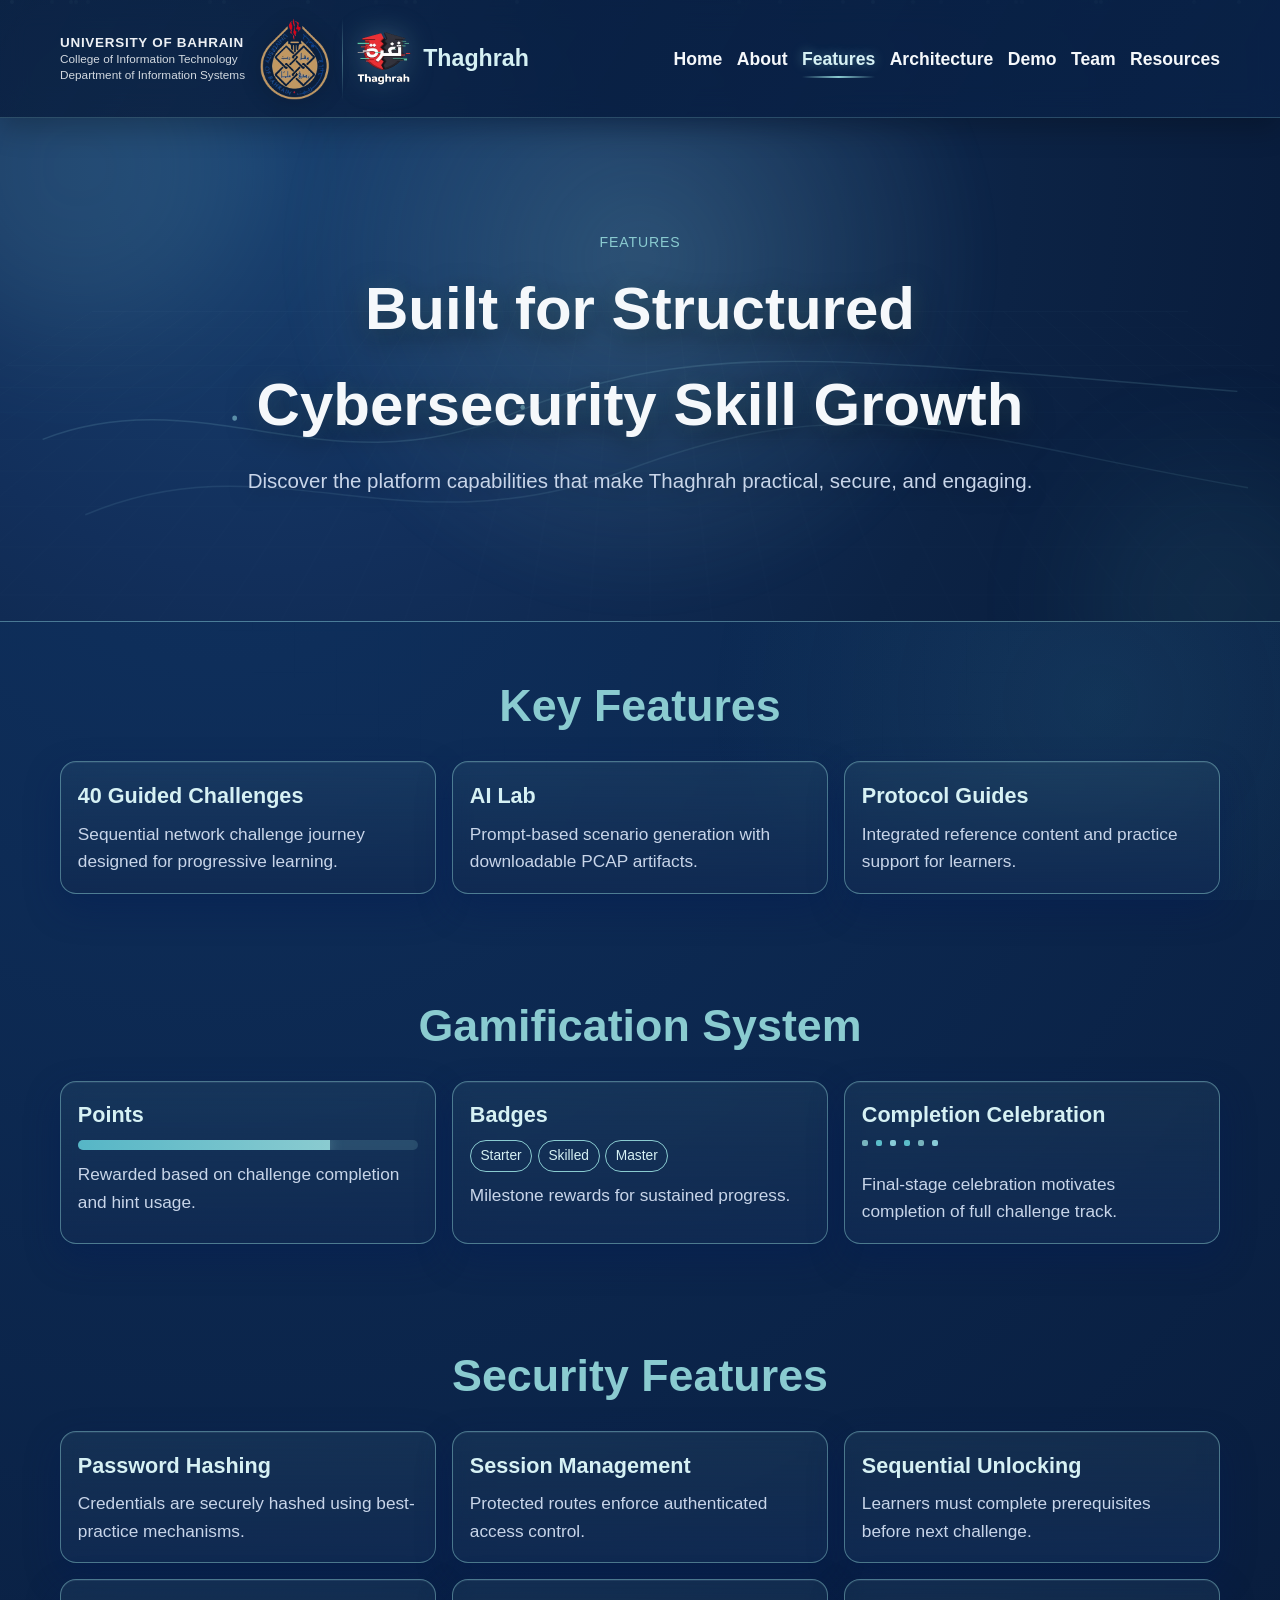
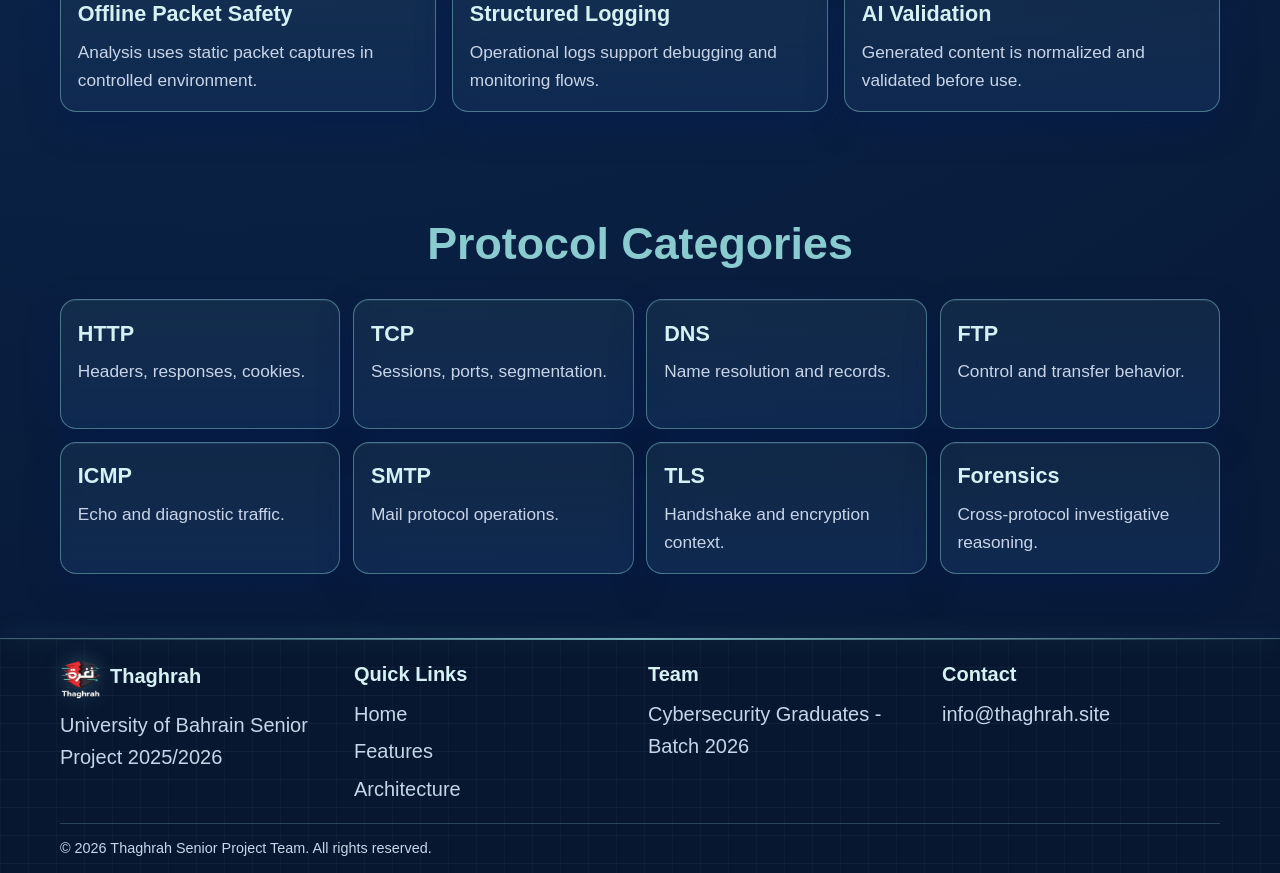
<file: features.html>
<!doctype html>
<html lang="en">
  <head>
    <meta charset="UTF-8" />
    <meta name="viewport" content="width=device-width, initial-scale=1.0" />
    <link rel="icon" href="./assets/logo-nav.png" type="image/png" />
    <title>Thaghrah | Features</title>
    <meta name="description" content="Key features, gamification, security features, categories, and progression model of Thaghrah." />
    <link rel="stylesheet" href="./styles.css" />
    <script defer src="./js/app.js"></script>
  </head>
  <body data-page="features">
    <div id="site-nav"></div>
    <header class="hero">
      <div class="container hero-content">
        <p class="eyebrow">Features</p>
        <h2>Built for Structured Cybersecurity Skill Growth</h2>
        <p class="hero-subtitle">Discover the platform capabilities that make Thaghrah practical, secure, and engaging.</p>
      </div>
    </header>
    <main>
      <section class="container section">
        <h3 class="section-heading">Key Features</h3>
        <div class="info-grid">
          <article class="info-card"><h4>40 Guided Challenges</h4><p>Sequential network challenge journey designed for progressive learning.</p></article>
          <article class="info-card"><h4>AI Lab</h4><p>Prompt-based scenario generation with downloadable PCAP artifacts.</p></article>
          <article class="info-card"><h4>Protocol Guides</h4><p>Integrated reference content and practice support for learners.</p></article>
        </div>
      </section>

      <section class="container section">
        <h3 class="section-heading">Gamification System</h3>
        <div class="gamification-grid">
          <article class="gamification-card"><h4>Points</h4><div class="progress-bar"><span style="width: 74%"></span></div><p>Rewarded based on challenge completion and hint usage.</p></article>
          <article class="gamification-card"><h4>Badges</h4><div class="badge-row"><span>Starter</span><span>Skilled</span><span>Master</span></div><p>Milestone rewards for sustained progress.</p></article>
          <article class="gamification-card"><h4>Completion Celebration</h4><p>Final-stage celebration motivates completion of full challenge track.</p></article>
        </div>
      </section>

      <section class="container section">
        <h3 class="section-heading">Security Features</h3>
        <div class="security-grid">
          <article class="security-card"><h4>Password Hashing</h4><p>Credentials are securely hashed using best-practice mechanisms.</p></article>
          <article class="security-card"><h4>Session Management</h4><p>Protected routes enforce authenticated access control.</p></article>
          <article class="security-card"><h4>Sequential Unlocking</h4><p>Learners must complete prerequisites before next challenge.</p></article>
          <article class="security-card"><h4>Offline Packet Safety</h4><p>Analysis uses static packet captures in controlled environment.</p></article>
          <article class="security-card"><h4>Structured Logging</h4><p>Operational logs support debugging and monitoring flows.</p></article>
          <article class="security-card"><h4>AI Validation</h4><p>Generated content is normalized and validated before use.</p></article>
        </div>
      </section>

      <section class="container section">
        <h3 class="section-heading">Protocol Categories</h3>
        <div class="categories-grid">
          <article class="category-card"><h4>HTTP</h4><p>Headers, responses, cookies.</p></article>
          <article class="category-card"><h4>TCP</h4><p>Sessions, ports, segmentation.</p></article>
          <article class="category-card"><h4>DNS</h4><p>Name resolution and records.</p></article>
          <article class="category-card"><h4>FTP</h4><p>Control and transfer behavior.</p></article>
          <article class="category-card"><h4>ICMP</h4><p>Echo and diagnostic traffic.</p></article>
          <article class="category-card"><h4>SMTP</h4><p>Mail protocol operations.</p></article>
          <article class="category-card"><h4>TLS</h4><p>Handshake and encryption context.</p></article>
          <article class="category-card"><h4>Forensics</h4><p>Cross-protocol investigative reasoning.</p></article>
        </div>
      </section>
    </main>
    <div id="site-footer"></div>
    <button id="scrollTopBtn" class="scroll-top" type="button" aria-label="Scroll to top">↑</button>
  </body>
</html>
</file>
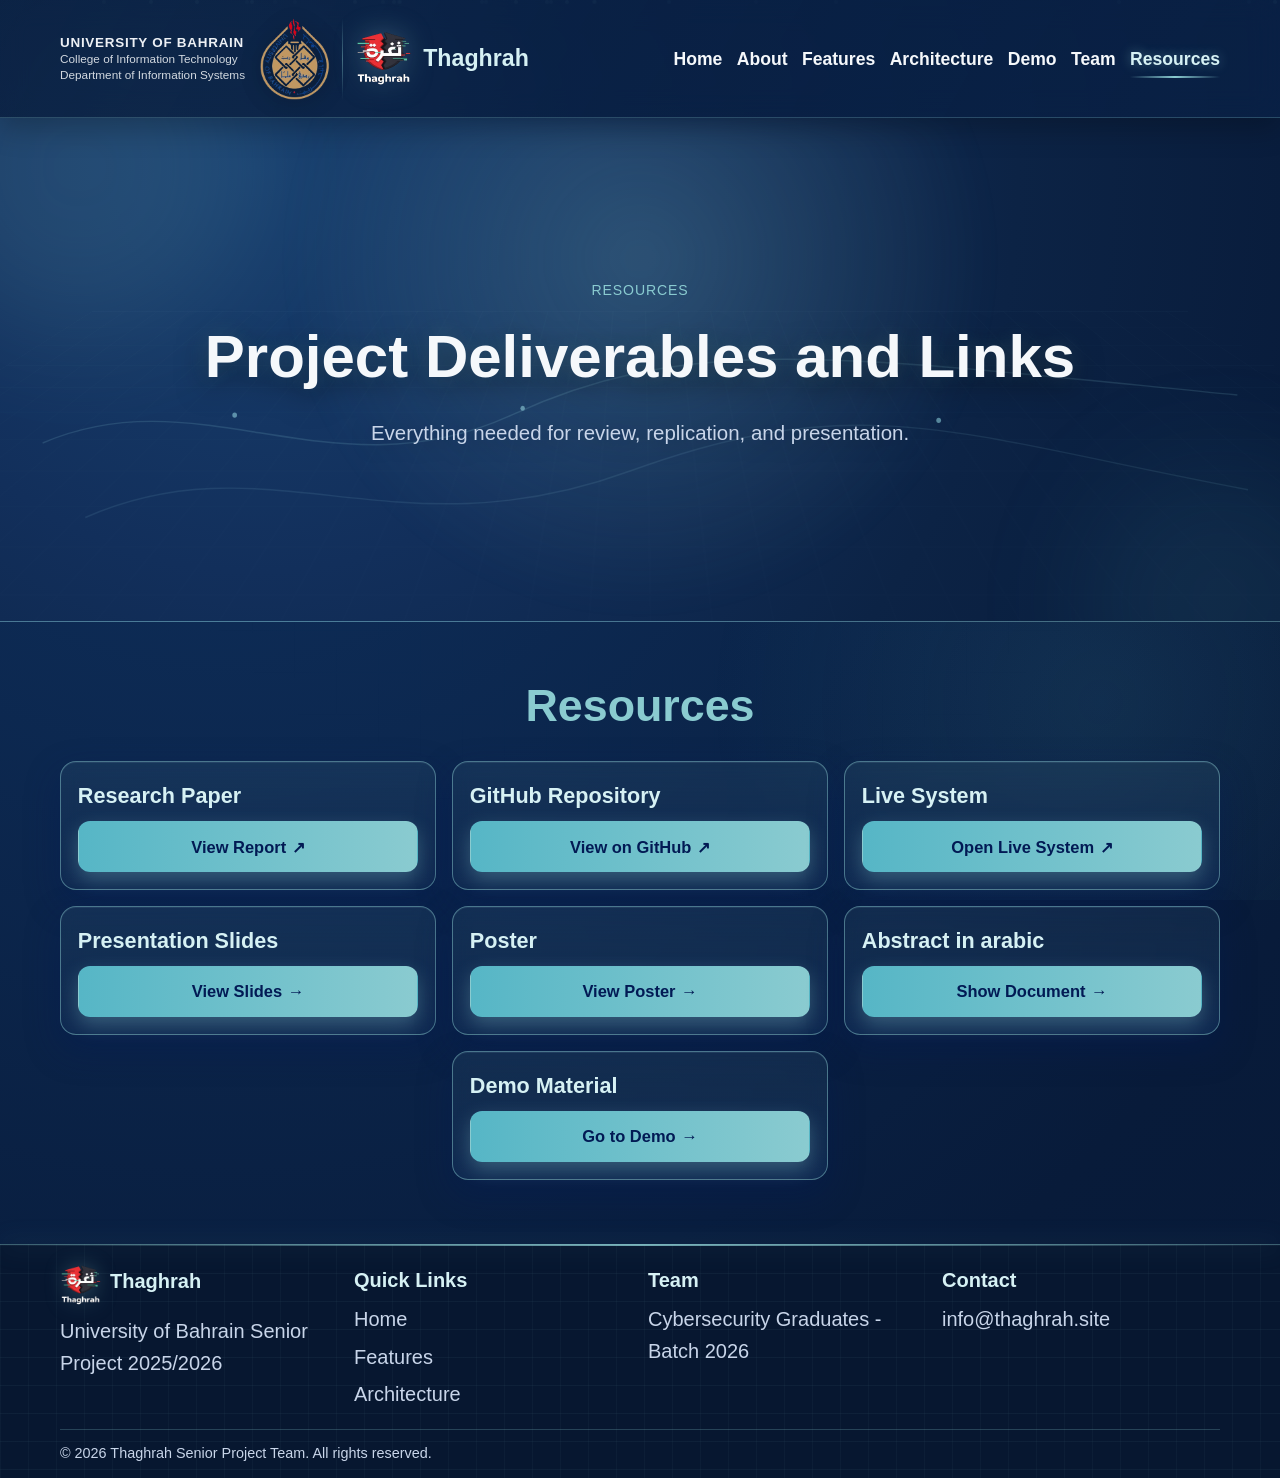
<file: resources.html>
<!doctype html>
<html lang="en">
  <head>
    <meta charset="UTF-8" />
    <meta name="viewport" content="width=device-width, initial-scale=1.0" />
    <link rel="icon" href="./assets/logo-nav.png" type="image/png" />
    <title>Thaghrah | Resources</title>
    <meta name="description" content="Project resources: report, GitHub repository, live system, slides, poster, and documentation links." />
    <link rel="stylesheet" href="./styles.css" />
    <script defer src="./js/app.js"></script>
  </head>
  <body data-page="resources">
    <div id="site-nav"></div>
    <header class="hero">
      <div class="container hero-content">
        <p class="eyebrow">Resources</p>
        <h2>Project Deliverables and Links</h2>
        <p class="hero-subtitle">Everything needed for review, replication, and presentation.</p>
      </div>
    </header>
    <main>
      <section class="container section">
        <h3 class="section-heading">Resources</h3>
        <div class="resources-grid">
          <article class="resource-card"><h4>Research Paper</h4><a class="btn primary block" href="./assets/THAGHRAH-%20Practical%20Cybersecurity%20Learning%20Platform%20Through%20Packet%20Analysis.pdf" target="_blank" rel="noopener noreferrer">View Report</a></article>
          <article class="resource-card"><h4>GitHub Repository</h4><a class="btn primary block open-external-tab" href="https://github.com/manar005/Senior-Project" target="_blank" rel="noopener noreferrer">View on GitHub</a></article>
          <article class="resource-card"><h4>Live System</h4><a class="btn primary block open-external-tab" href="https://thaghrah-project-1.onrender.com/" target="_blank" rel="noopener noreferrer">Open Live System</a></article>
          <article class="resource-card"><h4>Presentation Slides</h4><a class="btn primary block" href="./assets/THAGHRAH.pdf?v=20260521" target="_blank" rel="noopener noreferrer">View Slides</a></article>
          <article class="resource-card"><h4>Poster</h4><a class="btn primary block" href="./assets/CY%20poster%20template.pdf?v=20260522" target="_blank" rel="noopener noreferrer">View Poster</a></article>
          <article class="resource-card"><h4>Abstract in arabic</h4><a class="btn primary block" href="./abstract-ar.html">Show Document</a></article>
          <article class="resource-card resource-card-last"><h4>Demo Material</h4><a class="btn primary block" href="./demo.html">Go to Demo</a></article>
        </div>
      </section>
    </main>
    <div id="site-footer"></div>
    <button id="scrollTopBtn" class="scroll-top" type="button" aria-label="Scroll to top">↑</button>
  </body>
</html>
</file>
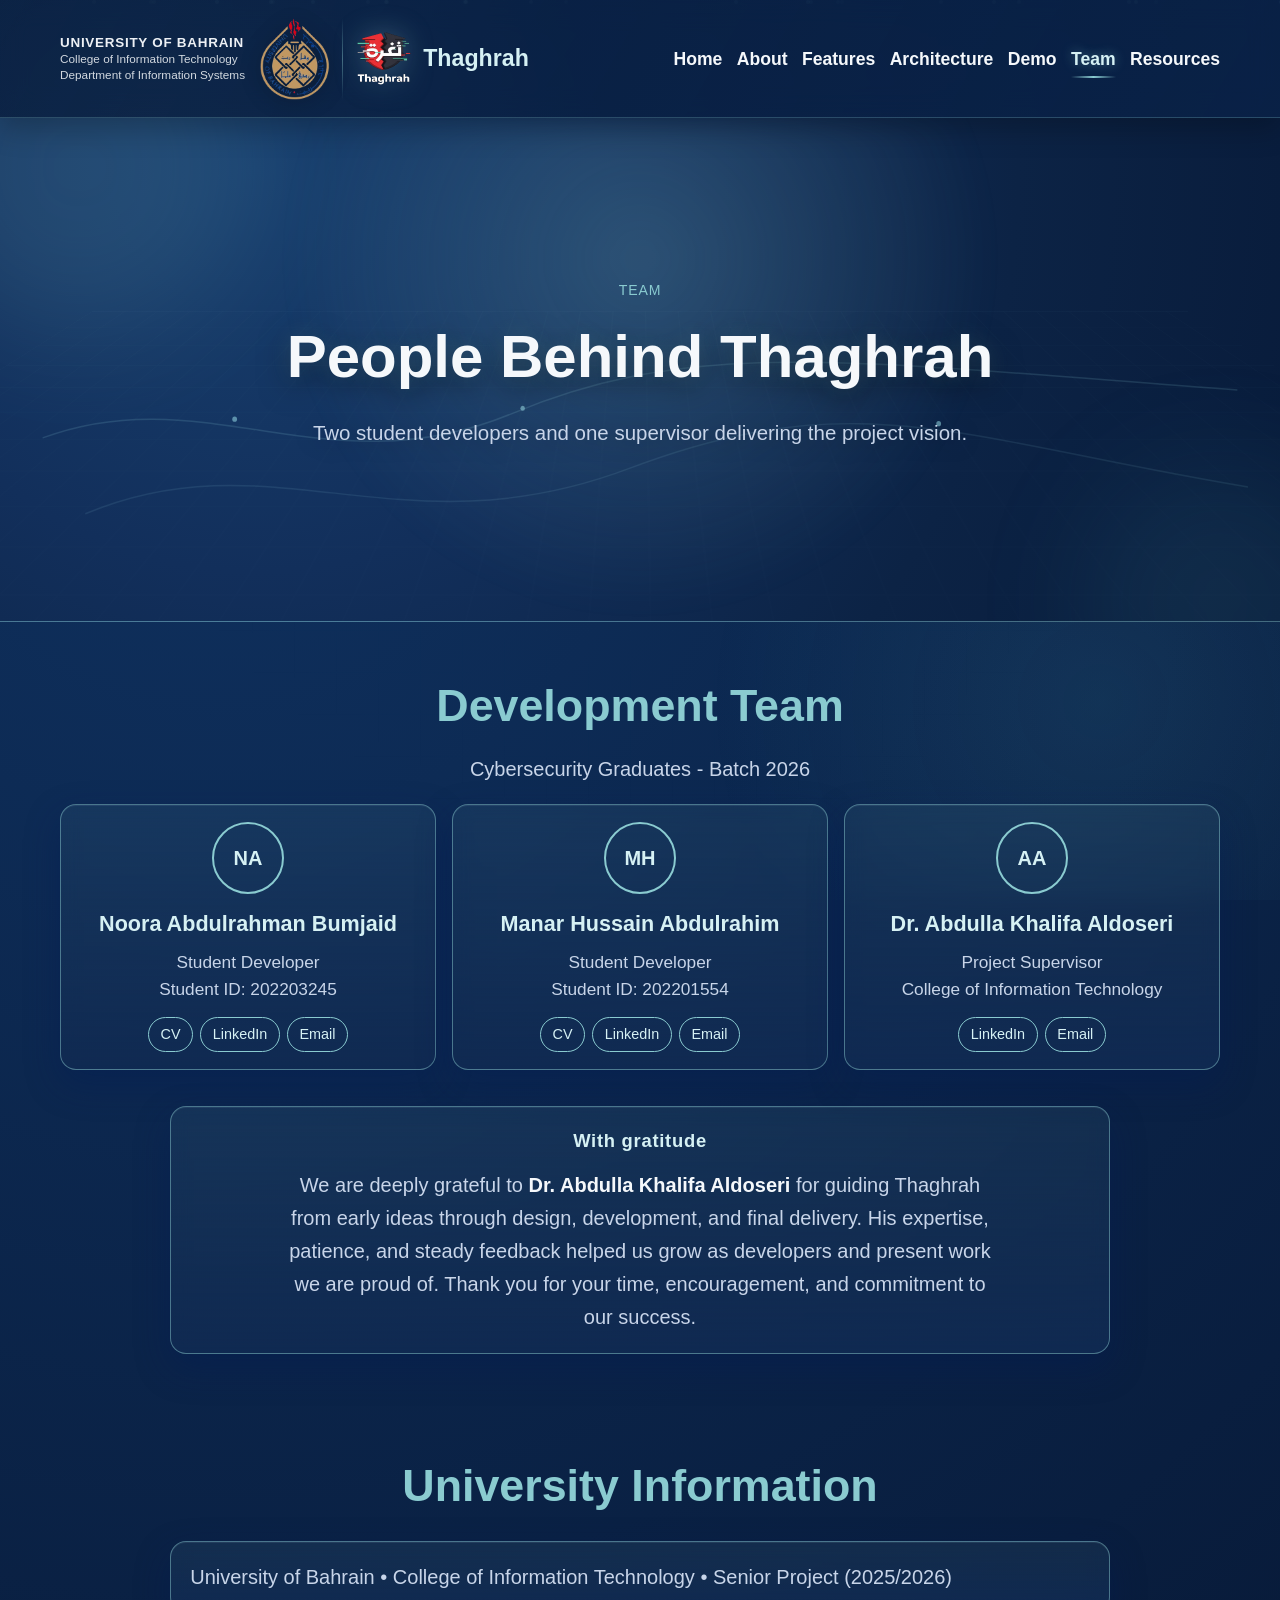
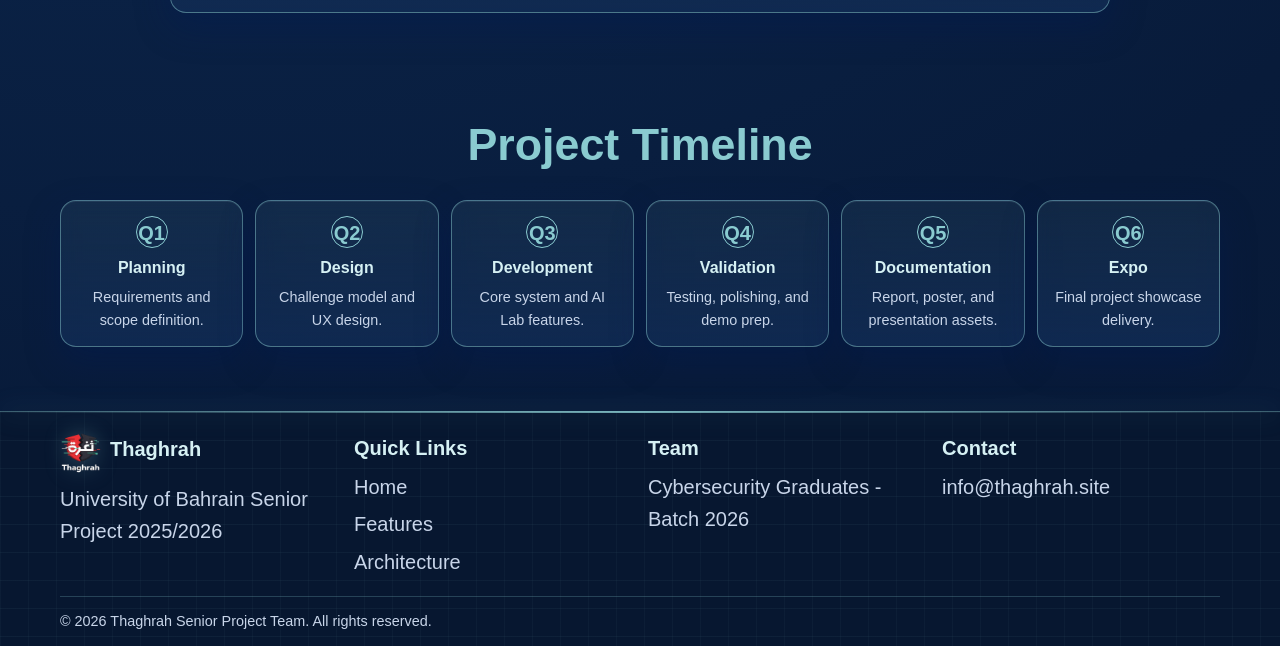
<file: team.html>
<!doctype html>
<html lang="en">
  <head>
    <meta charset="UTF-8" />
    <meta name="viewport" content="width=device-width, initial-scale=1.0" />
    <link rel="icon" href="./assets/logo-nav.png" type="image/png" />
    <title>Thaghrah | Team</title>
    <meta name="description" content="Thaghrah team members, roles, supervisor, university info, and project timeline." />
    <link rel="stylesheet" href="./styles.css" />
    <script defer src="./js/app.js"></script>
  </head>
  <body data-page="team">
    <div id="site-nav"></div>
    <header class="hero">
      <div class="container hero-content">
        <p class="eyebrow">Team</p>
        <h2>People Behind Thaghrah</h2>
        <p class="hero-subtitle">Two student developers and one supervisor delivering the project vision.</p>
      </div>
    </header>
    <main>
      <section class="container section">
        <h3 class="section-heading">Development Team</h3>
        <p class="section-subtitle">Cybersecurity Graduates - Batch 2026</p>
        <div class="team-grid">
          <article class="team-card">
            <div class="avatar">NA</div>
            <h4>Noora Abdulrahman Bumjaid</h4>
            <p>Student Developer</p>
            <p>Student ID: 202203245</p>
            <div class="team-links">
              <button type="button" class="team-link-btn cv-trigger" data-cv-url="./assets/Noora_Resume.pdf" data-cv-filename="Noora_Resume.pdf" data-cv-label="Noora Abdulrahman Bumjaid">CV</button>
              <a href="https://www.linkedin.com/in/noorabumjaid" target="_blank" rel="noopener noreferrer">LinkedIn</a>
              <a href="mailto:noorabumjaid04@gmail.com">Email</a>
            </div>
          </article>
          <article class="team-card">
            <div class="avatar">MH</div>
            <h4>Manar Hussain Abdulrahim</h4>
            <p>Student Developer</p>
            <p>Student ID: 202201554</p>
            <div class="team-links">
              <button type="button" class="team-link-btn cv-trigger" data-cv-url="./assets/Manar%20Abdulrahim%20CV.pdf" data-cv-filename="Manar Abdulrahim CV.pdf" data-cv-label="Manar Hussain Abdulrahim">CV</button>
              <a href="https://www.linkedin.com/in/manar-abdulrahim-52ba91409" target="_blank" rel="noopener noreferrer">LinkedIn</a>
              <a href="mailto:manarrh005@gmail.com">Email</a>
            </div>
          </article>
          <article class="team-card">
            <div class="avatar">AA</div>
            <h4>Dr. Abdulla Khalifa Aldoseri</h4>
            <p>Project Supervisor</p>
            <p>College of Information Technology</p>
            <div class="team-links">
              <a href="https://www.linkedin.com/in/dr-abdullah-aldoseri-0ab6706a/" target="_blank" rel="noopener noreferrer">LinkedIn</a>
              <a href="mailto:akaldoseri@uob.edu.bh">Email</a>
            </div>
          </article>
        </div>

        <div class="supervisor-appreciation content-panel" role="region" aria-labelledby="supervisorThanksHeading">
          <h3 id="supervisorThanksHeading" class="supervisor-appreciation-title">With gratitude</h3>
          <p>
            We are deeply grateful to <strong>Dr. Abdulla Khalifa Aldoseri</strong> for guiding Thaghrah from early ideas through design, development, and final delivery. His expertise, patience, and steady feedback helped us grow as developers and present work we are proud of. Thank you for your time, encouragement, and commitment to our success.
          </p>
        </div>
      </section>

      <section class="container section">
        <h3 class="section-heading">University Information</h3>
        <div class="info-banner">
          University of Bahrain • College of Information Technology • Senior Project (2025/2026)
        </div>
      </section>

      <section class="container section">
        <h3 class="section-heading">Project Timeline</h3>
        <div class="workflow">
          <article class="flow-step"><span>Q1</span><h4>Planning</h4><p>Requirements and scope definition.</p></article>
          <article class="flow-step"><span>Q2</span><h4>Design</h4><p>Challenge model and UX design.</p></article>
          <article class="flow-step"><span>Q3</span><h4>Development</h4><p>Core system and AI Lab features.</p></article>
          <article class="flow-step"><span>Q4</span><h4>Validation</h4><p>Testing, polishing, and demo prep.</p></article>
          <article class="flow-step"><span>Q5</span><h4>Documentation</h4><p>Report, poster, and presentation assets.</p></article>
          <article class="flow-step"><span>Q6</span><h4>Expo</h4><p>Final project showcase delivery.</p></article>
        </div>
      </section>
    </main>
    <div id="site-footer"></div>
    <button id="scrollTopBtn" class="scroll-top" type="button" aria-label="Scroll to top">↑</button>

    <div class="cv-modal" id="cvModal" aria-hidden="true" role="dialog" aria-labelledby="cvModalTitle">
      <div class="cv-modal-backdrop" data-cv-close></div>
      <div class="cv-modal-panel">
        <div class="cv-modal-header">
          <h2 id="cvModalTitle" class="cv-modal-title">CV preview</h2>
          <div class="cv-modal-actions">
            <a class="btn primary cv-modal-download" id="cvModalDownload" href="#" download>Download PDF</a>
            <button type="button" class="cv-modal-close" aria-label="Close CV preview" data-cv-close>×</button>
          </div>
        </div>
        <div class="cv-modal-body">
          <iframe id="cvModalFrame" class="cv-modal-frame" title="CV PDF preview"></iframe>
          <p class="cv-modal-hint">
            Preview uses your browser’s PDF viewer. If it does not appear, use <strong>Download PDF</strong> or open the file in a new tab.
          </p>
        </div>
      </div>
    </div>
  </body>
</html>
</file>
<file: styles.css>
:root {
  --bg: #081b3a;
  --bg-soft: #102a52;
  --bg-soft-2: #193764;
  --text: #f5f8fb;
  --muted: #c8d5e9;
  --accent: #8acbd0;
  --accent-strong: #56b6c6;
  --accent-soft: #d6f1f4;
  --card-border: #8acbd0;
}

* { box-sizing: border-box; }
html { scroll-behavior: smooth; }
body {
  margin: 0;
  font-family: Inter, Arial, sans-serif;
  line-height: 1.6;
  font-size: 20px;
  background: radial-gradient(circle at 10% 10%, #0f315f 0%, #081b3a 42%, #06132a 100%);
  background-size: 170% 170%;
  animation: bodyGradientShift 20s ease-in-out infinite;
  color: var(--text);
  opacity: 0;
  transition: opacity 0.32s ease;
  position: relative;
  overflow-x: hidden;
}
body::before,
body::after {
  content: "";
  position: fixed;
  inset: 0;
  pointer-events: none;
  z-index: -2;
}
body::before {
  background:
    linear-gradient(rgba(138, 203, 208, 0.06) 1px, transparent 1px),
    linear-gradient(90deg, rgba(138, 203, 208, 0.05) 1px, transparent 1px);
  background-size: 42px 42px, 42px 42px;
  mask-image: radial-gradient(circle at 50% 35%, rgba(0, 0, 0, 0.75), transparent 78%);
  opacity: 0.38;
}
body::after {
  z-index: -1;
  background:
    radial-gradient(circle at 12% 18%, rgba(138, 203, 208, 0.12) 0%, transparent 34%),
    radial-gradient(circle at 86% 78%, rgba(86, 182, 198, 0.1) 0%, transparent 30%);
}
body.page-ready { opacity: 1; }
body.page-leaving { opacity: 0; }

.container { width: min(1160px, 92%); margin: 0 auto; }
.section { padding: 3rem 0; }
a { color: var(--accent); }

.site-nav-wrap {
  position: sticky;
  top: 0;
  z-index: 30;
  backdrop-filter: blur(14px);
  background: linear-gradient(120deg, rgba(8, 27, 58, 0.68), rgba(9, 33, 70, 0.78));
  border-bottom: 1px solid rgba(138, 203, 208, 0.25);
  box-shadow: 0 10px 28px rgba(0, 0, 0, 0.24);
}

.hero {
  background: radial-gradient(circle at 20% 10%, #18406f 0%, #122f5b 36%, #0c2345 68%, #081b3a 100%);
  border-bottom: 1px solid rgba(138, 203, 208, 0.45);
  padding-bottom: 2.1rem;
  min-height: 56vh;
  display: flex;
  flex-direction: column;
  position: relative;
  overflow: hidden;
  isolation: isolate;
}

.nav { display: flex; align-items: center; justify-content: space-between; gap: 1rem; padding: 1.1rem 0; }
.nav-brand-group {
  display: flex;
  align-items: center;
  flex-wrap: nowrap;
  gap: clamp(0.45rem, 1.2vw, 0.75rem);
  flex: 1 1 auto;
  min-width: 0;
}
.university-nav-block {
  display: flex;
  align-items: center;
  gap: clamp(0.45rem, 1.2vw, 1.15rem);
  flex: 0 1 auto;
  min-width: 0;
  text-decoration: none;
  color: inherit;
  background: transparent;
  border: 0;
  box-shadow: none;
  opacity: 0.97;
  transition: opacity 0.2s ease;
}
.university-nav-block:hover {
  opacity: 1;
}
.university-nav-text {
  display: flex;
  flex-direction: column;
  align-items: flex-start;
  gap: 0.08rem;
  text-align: left;
  line-height: 1.22;
  max-width: min(42vw, 22rem);
}
.university-nav-title {
  font-size: clamp(0.78rem, 1.05vw, 1.05rem);
  font-weight: 800;
  letter-spacing: 0.055em;
  text-transform: uppercase;
  color: var(--text);
}
.university-nav-line {
  font-size: clamp(0.68rem, 0.92vw, 0.92rem);
  font-weight: 500;
  color: rgba(245, 248, 251, 0.88);
}
.university-nav-logo-wrap {
  display: flex;
  align-items: center;
  line-height: 0;
  flex-shrink: 0;
  filter: drop-shadow(0 3px 12px rgba(0, 0, 0, 0.4));
}
.university-nav-logo {
  height: clamp(64px, 7.5vw, 82px);
  width: auto;
  max-height: 82px;
  object-fit: contain;
  display: block;
}
.nav-brand-divider {
  width: 1px;
  align-self: stretch;
  min-height: 64px;
  background: linear-gradient(180deg, transparent, rgba(138, 203, 208, 0.45), transparent);
  flex-shrink: 0;
}
.nav h1 { margin: 0; color: var(--accent-soft); font-size: 1.45rem; }
.brand {
  display: inline-flex;
  align-items: center;
  gap: 0.62rem;
  text-decoration: none;
  min-width: 0;
  flex-shrink: 0;
}
.brand-logo {
  width: 58px;
  height: 58px;
  object-fit: contain;
  filter: drop-shadow(0 0 14px rgba(138, 203, 208, 0.3));
}
.menu-toggle { display: none; background: transparent; color: var(--accent); border: 1px solid var(--card-border); border-radius: 10px; padding: 0.5rem 0.8rem; }
.nav-links { display: flex; align-items: center; gap: 0.9rem; }
.nav-links a {
  text-decoration: none;
  color: var(--text);
  font-weight: 600;
  font-size: 1.1rem;
  position: relative;
  transition: color 0.24s ease;
}
.nav-links a::after {
  content: "";
  position: absolute;
  left: 0;
  right: 0;
  bottom: -5px;
  height: 2px;
  background: linear-gradient(90deg, rgba(138, 203, 208, 0), var(--accent), rgba(138, 203, 208, 0));
  transform: scaleX(0);
  transform-origin: center;
  transition: transform 0.28s ease;
}
.nav-links a:hover::after,
.nav-links a.active::after { transform: scaleX(1); }
.nav-links a.active { color: var(--accent-soft); text-shadow: 0 0 12px rgba(138, 203, 208, 0.45); }

.btn {
  text-decoration: none;
  background: linear-gradient(90deg, #5dbcc8 0%, #8acbd0 100%);
  color: #021a54;
  padding: 0.7rem 1.15rem;
  border-radius: 12px;
  font-weight: 700;
  font-size: 1.03rem;
  border: 1px solid transparent;
  box-shadow: 0 8px 20px rgba(138, 203, 208, 0.32);
  transition: transform 0.24s ease, box-shadow 0.24s ease, filter 0.24s ease;
  position: relative;
  overflow: hidden;
}
.btn::after {
  content: "→";
  margin-left: 0.35rem;
  display: inline-block;
  transform: translateX(0);
  transition: transform 0.2s ease;
}
.btn:hover { transform: translateY(-2px) scale(1.015); box-shadow: 0 14px 32px rgba(138, 203, 208, 0.5); filter: saturate(1.08); }
.btn:hover::after { transform: translateX(4px); }
.btn:active { transform: translateY(1px) scale(0.99); }
.btn.ghost { background: rgba(138, 203, 208, 0.12); color: var(--text); border-color: var(--card-border); box-shadow: none; }
.btn.outline { background: transparent; color: var(--accent); border-color: var(--accent); box-shadow: none; }
.btn.primary { background: linear-gradient(90deg, var(--accent-strong) 0%, var(--accent) 100%); }
.btn.block { display: block; width: 100%; text-align: center; margin-top: 0.5rem; }
.btn.block::after { content: "→"; }
.resource-card .btn.block[href^="http"]::after,
.resource-card .btn.block[href$=".pdf"]::after,
.resource-card .btn.open-external-tab::after {
  content: "↗";
}

.hero::before,
.hero::after {
  content: "";
  position: absolute;
  border-radius: 999px;
  filter: blur(60px);
  opacity: 0.35;
  pointer-events: none;
}

.hero::before {
  width: 340px;
  height: 340px;
  background: rgba(138, 203, 208, 0.35);
  top: -120px;
  left: -90px;
  animation: heroOrbDriftA 10.5s ease-in-out infinite;
}

.hero::after {
  width: 280px;
  height: 280px;
  background: rgba(86, 182, 198, 0.28);
  bottom: -120px;
  right: -80px;
  animation: heroOrbDriftB 12.5s ease-in-out infinite;
}
.hero-grid,
.hero-spotlight,
.hero-network {
  position: absolute;
  pointer-events: none;
  inset: 0;
}
.hero-grid {
  background:
    linear-gradient(rgba(138, 203, 208, 0.1) 1px, transparent 1px),
    linear-gradient(90deg, rgba(138, 203, 208, 0.08) 1px, transparent 1px);
  background-size: 38px 38px, 38px 38px;
  mask-image: linear-gradient(to bottom, rgba(0, 0, 0, 0.9), transparent 85%);
  opacity: 0.22;
  transform: perspective(600px) rotateX(56deg) translateY(130px);
  transform-origin: center;
}
.hero-spotlight {
  background: radial-gradient(circle at 50% 28%, rgba(138, 203, 208, 0.22), transparent 48%);
  filter: blur(14px);
  animation: heroSpotPulse 7s ease-in-out infinite;
}
.hero-network {
  z-index: 0;
  opacity: 0.62;
  mix-blend-mode: screen;
}
.hero-content h2 {
  text-shadow: 0 8px 30px rgba(0, 0, 0, 0.5), 0 0 22px rgba(138, 203, 208, 0.22);
}
.hero-subtitle {
  text-shadow: 0 4px 22px rgba(2, 26, 84, 0.4);
}
.hero-content > * { position: relative; z-index: 2; }

.hero-content { text-align: center; padding: 2rem 0 0.6rem; position: relative; z-index: 1; }
.hero-content {
  margin-top: auto;
  margin-bottom: auto;
}
.eyebrow { color: var(--accent); text-transform: uppercase; letter-spacing: 0.06em; font-size: 0.88rem; margin: 0 0 0.4rem; }
.hero-content h2 {
  margin: 0.45rem auto 0.75rem;
  font-size: clamp(2.25rem, 4.9vw, 3.75rem);
  max-width: 900px;
  text-wrap: balance;
}
.hero-fullscreen { min-height: 100vh; }
.hero-fullscreen .hero-content {
  margin-top: auto;
  margin-bottom: auto;
  padding: 2.2rem 0 0.4rem;
}
.hero-subtitle { max-width: 840px; margin: 0 auto; color: var(--muted); font-size: 1.28rem; }
.hero-actions { margin-top: 1.1rem; display: flex; justify-content: center; gap: 0.75rem; flex-wrap: wrap; }

.section-heading { text-align: center; color: var(--accent); font-size: clamp(2rem, 3.5vw, 3rem); margin: 0 0 1.2rem; }
.section-heading.left { text-align: left; }
.section-subtitle { text-align: center; color: var(--muted); margin-top: -0.5rem; margin-bottom: 1.2rem; }

.info-banner.abstract-ar {
  padding: 1.75rem 2rem;
  max-width: 52rem;
  color: var(--text);
}
.abstract-ar {
  direction: rtl;
  text-align: right;
  line-height: 2;
  font-family: system-ui, "Segoe UI", Tahoma, "Noto Naskh Arabic", "Arial Unicode MS", Arial, sans-serif;
  font-size: clamp(1.05rem, 2.2vw, 1.32rem);
  hyphens: none;
  text-wrap: pretty;
}
.abstract-ar p {
  margin: 0 0 1.35rem;
  max-width: none;
  color: var(--text);
}
.abstract-ar p:last-child {
  margin-bottom: 0;
}

.back-to-resources {
  display: flex;
  justify-content: center;
  margin-top: 1.75rem;
}
.back-to-resources .btn::after {
  content: none;
}

.glass {
  background: linear-gradient(180deg, rgba(138, 203, 208, 0.08) 0%, rgba(16, 42, 82, 0.94) 100%);
  border: 1px solid var(--card-border);
  border-radius: 16px;
  box-shadow: 0 10px 24px rgba(2, 26, 84, 0.28);
}

.overview-layout { display: grid; grid-template-columns: 1.25fr 1fr; gap: 0.8rem; align-items: stretch; }
.stats-row { display: grid; grid-template-columns: repeat(2, minmax(0, 1fr)); gap: 0.6rem; }
.mini-stat {
  padding: 1.35rem 1rem;
  min-height: 155px;
  text-align: center;
  display: flex;
  flex-direction: column;
  justify-content: center;
}
.mini-stat strong { display: block; font-size: 2.05rem; color: var(--accent); }
.mini-stat span { color: var(--muted); font-size: 1.15rem; }
.mini-stat, .demo-video-panel, .solution-card, .info-card, .team-card, .resource-card, .security-card, .gamification-card, .category-card, .flow-step, .tech-chip, .content-panel, .info-banner, .architecture-diagram-wrap { background: linear-gradient(180deg, rgba(138, 203, 208, 0.08) 0%, rgba(16, 42, 82, 0.94) 100%); border: 1px solid var(--card-border); border-radius: 16px; box-shadow: 0 10px 24px rgba(2, 26, 84, 0.28); }
.mini-stat, .demo-video-panel, .solution-card, .info-card, .team-card, .resource-card, .security-card, .gamification-card, .category-card, .flow-step, .tech-chip, .content-panel, .info-banner, .architecture-diagram-wrap {
  backdrop-filter: blur(9px);
  border-color: rgba(138, 203, 208, 0.48);
  box-shadow: 0 14px 34px rgba(2, 26, 84, 0.38), inset 0 1px 0 rgba(214, 241, 244, 0.08);
  transition: transform 0.26s ease, box-shadow 0.26s ease, border-color 0.26s ease, filter 0.26s ease;
  position: relative;
}
.mini-stat::before, .demo-video-panel::before, .solution-card::before, .info-card::before, .team-card::before, .resource-card::before, .security-card::before, .gamification-card::before, .category-card::before, .flow-step::before, .tech-chip::before {
  content: "";
  position: absolute;
  inset: -1px;
  border-radius: inherit;
  background: radial-gradient(240px circle at var(--mx, 50%) var(--my, 50%), rgba(138, 203, 208, 0.2), transparent 55%);
  opacity: 0;
  transition: opacity 0.25s ease;
  pointer-events: none;
}
.mini-stat:hover::before, .demo-video-panel:hover::before, .solution-card:hover::before, .info-card:hover::before, .team-card:hover::before, .resource-card:hover::before, .security-card:hover::before, .gamification-card:hover::before, .category-card:hover::before, .flow-step:hover::before, .tech-chip:hover::before { opacity: 1; }

.demo-video-panel {
  padding: 1rem;
  box-shadow: 0 20px 42px rgba(2, 26, 84, 0.5), 0 0 30px rgba(138, 203, 208, 0.15);
}
.demo-video-panel h4 { margin: 0 0 0.4rem; color: var(--accent-soft); font-size: 1.25rem; }
.demo-video-panel p { margin: 0 0 0.7rem; color: var(--muted); }
.video-frame {
  position: relative;
  border-radius: 12px;
  overflow: hidden;
  border: 1px solid var(--card-border);
  background: var(--bg-soft-2);
  aspect-ratio: 16 / 9;
  box-shadow: 0 24px 40px rgba(0, 0, 0, 0.42), 0 0 26px rgba(138, 203, 208, 0.17);
}
.video-frame iframe {
  transform: scale(1.01);
  transition: transform 0.55s ease, filter 0.55s ease;
  filter: saturate(1.05) contrast(1.04);
}
.demo-video-panel:hover .video-frame iframe {
  transform: scale(1.03);
}
.video-frame iframe { width: 100%; height: 100%; border: 0; }

.demo-videos-wrap {
  max-width: 980px;
  margin: 0 auto;
}
.demo-tabs {
  display: flex;
  flex-wrap: wrap;
  justify-content: center;
  gap: 0.55rem;
  margin-bottom: 1.1rem;
}
.demo-tab {
  font: inherit;
  font-size: 0.95rem;
  font-weight: 600;
  color: var(--muted);
  background: rgba(8, 27, 58, 0.65);
  border: 1px solid rgba(138, 203, 208, 0.4);
  border-radius: 999px;
  padding: 0.55rem 1rem;
  cursor: pointer;
  transition: color 0.2s ease, background 0.2s ease, border-color 0.2s ease, box-shadow 0.2s ease;
}
.demo-tab:hover {
  color: var(--accent-soft);
  border-color: var(--accent);
}
.demo-tab.active {
  color: var(--bg);
  background: linear-gradient(135deg, var(--accent) 0%, var(--accent-strong) 100%);
  border-color: var(--accent);
  box-shadow: 0 0 18px rgba(138, 203, 208, 0.45);
}
.demo-tab-panels {
  position: relative;
}
.demo-tab-panel {
  display: none;
  animation: cinematicSlideIn 0.45s cubic-bezier(0.16, 0.84, 0.24, 1);
}
.demo-tab-panel.active {
  display: block;
}
.demo-tab-panel[dir="rtl"] h4,
.demo-tab-panel[dir="rtl"] p {
  text-align: right;
}
.video-placeholder {
  display: none;
  place-items: center;
  text-align: center;
  padding: 2rem 1.25rem;
  min-height: min(52vw, 280px);
  color: var(--muted);
  font-size: 0.95rem;
  line-height: 1.55;
}
.video-placeholder p { margin: 0; max-width: 28rem; }
.video-placeholder strong,
.video-placeholder code {
  color: var(--accent-soft);
}
.video-frame.is-empty .video-placeholder {
  display: grid;
  position: absolute;
  inset: 0;
  z-index: 1;
}
.video-frame.is-empty .demo-video-embed {
  display: none;
}

.content-panel, .info-banner { padding: 1.2rem; max-width: 940px; margin: 0 auto; color: var(--muted); }
.abstract-banner {
  text-align: center;
}
.solution-grid, .info-grid, .team-grid, .resources-grid, .security-grid, .gamification-grid { display: grid; grid-template-columns: repeat(3, minmax(0, 1fr)); gap: 1rem; }
.info-grid.objectives-grid {
  grid-template-columns: repeat(2, minmax(0, 1fr));
  max-width: 980px;
  margin-left: auto;
  margin-right: auto;
}
.info-grid.conclusion-split-grid {
  grid-template-columns: repeat(2, minmax(0, 1fr));
  max-width: 1100px;
  margin-left: auto;
  margin-right: auto;
  gap: 1.25rem;
}
.conclusion-split-grid .info-card {
  padding: 1.2rem 1.35rem;
}
.conclusion-split-grid .impact-list {
  gap: 0.7rem;
  line-height: 1.55;
  font-size: 1.02rem;
}
body[data-page="about"] .conclusion-split-grid .info-card,
body[data-page="about"] .conclusion-split-grid .impact-list {
  text-align: left;
}

/* About page — centered copy inside cards and overview banner */
body[data-page="about"] .info-card {
  text-align: center;
}
body[data-page="about"] .problem-grid .problem-card {
  align-items: center;
}
body[data-page="about"] .info-banner {
  text-align: center;
}
.solution-card, .info-card, .team-card, .resource-card, .security-card, .gamification-card, .category-card { padding: 1.05rem; }
.solution-card:hover, .info-card:hover, .team-card:hover, .resource-card:hover, .security-card:hover, .gamification-card:hover, .category-card:hover, .flow-step:hover, .mini-stat:hover, .tech-chip:hover {
  transform: translateY(-7px) scale(1.01);
  box-shadow: 0 20px 36px rgba(2, 26, 84, 0.52), 0 0 0 1px rgba(138, 203, 208, 0.5), 0 0 20px rgba(138, 203, 208, 0.2);
}
.solution-card h4, .info-card h4, .team-card h4, .resource-card h4, .security-card h4, .gamification-card h4, .category-card h4 { margin: 0 0 0.45rem; color: var(--accent-soft); }
.solution-card h4, .info-card h4, .team-card h4, .resource-card h4, .security-card h4, .gamification-card h4, .category-card h4 { font-size: 1.35rem; }
.solution-card p, .info-card p, .team-card p, .resource-card p, .security-card p, .gamification-card p, .category-card p { margin: 0; color: var(--muted); font-size: 1.08rem; }
.resource-card p { min-height: 58px; margin-bottom: 0.7rem; }
.resource-card > a.btn {
  position: relative;
  z-index: 2;
  pointer-events: auto;
  cursor: pointer;
}
.resource-card {
  isolation: isolate;
}
.resources-grid > .resource-card-last {
  grid-column: 2;
}
.problem-grid .problem-card {
  min-height: 255px;
  display: flex;
  flex-direction: column;
  gap: 0.5rem;
}
.problem-icon {
  width: 48px;
  height: 48px;
  border-radius: 12px;
  display: grid;
  place-items: center;
  border: 1px solid rgba(138, 203, 208, 0.55);
  background: rgba(138, 203, 208, 0.08);
  box-shadow: 0 0 0 0 rgba(138, 203, 208, 0.32);
  transition: transform 0.24s ease, box-shadow 0.24s ease, background 0.24s ease;
}
.problem-icon svg {
  width: 25px;
  height: 25px;
  stroke: var(--accent-soft);
  stroke-width: 1.7;
  stroke-linecap: round;
  stroke-linejoin: round;
}
.problem-card:hover .problem-icon {
  transform: translateY(-2px) scale(1.04);
  background: rgba(138, 203, 208, 0.16);
  box-shadow: 0 0 16px rgba(138, 203, 208, 0.35);
}

#conclusion .info-grid {
  max-width: 980px;
  margin-left: auto;
  margin-right: auto;
  grid-template-columns: repeat(2, minmax(0, 1fr));
}

.preview-carousel { max-width: min(1160px, 96vw); margin: 0 auto; }
.preview-track { display: grid; }
.preview-slide { display: none; padding: 1rem; border: 1px solid var(--card-border); border-radius: 16px; background: linear-gradient(180deg, rgba(138, 203, 208, 0.08) 0%, rgba(16, 42, 82, 0.94) 100%); box-shadow: 0 22px 38px rgba(0, 0, 0, 0.35); }
.preview-slide.active { display: block; animation: cinematicSlideIn 0.62s cubic-bezier(0.16, 0.84, 0.24, 1); }
.preview-slide h4 { margin: 0 0 0.7rem; color: var(--accent-soft); }
.preview-slide .mockup-screen-wrap {
  padding: 8px;
  border-radius: 14px;
  border: 1px solid rgba(138, 203, 208, 0.35);
  background: linear-gradient(180deg, rgba(255, 255, 255, 0.04), rgba(255, 255, 255, 0.01));
  box-shadow: 0 16px 30px rgba(0, 0, 0, 0.34);
  width: 100%;
  max-width: 100%;
  box-sizing: border-box;
}
.preview-slide .mockup-screen {
  border-radius: 12px;
  border: 1px solid var(--card-border);
  height: min(380px, 52vh);
  max-height: 440px;
  margin-bottom: 0.2rem;
  background-size: cover;
  background-position: center;
  cursor: zoom-in;
  position: relative;
  overflow: hidden;
  transition: transform 0.28s ease, box-shadow 0.28s ease;
}
.preview-slide .mockup-screen:hover { transform: scale(1.02); box-shadow: 0 20px 30px rgba(2, 26, 84, 0.45), 0 0 26px rgba(138, 203, 208, 0.24); }
.preview-slide .mockup-screen::after {
  content: "";
  position: absolute;
  inset: 0;
  background: linear-gradient(120deg, rgba(255, 255, 255, 0.06), transparent 30%, transparent 70%, rgba(255, 255, 255, 0.06));
  opacity: 0;
  transition: opacity 0.32s ease;
}
.preview-slide .mockup-screen:hover::after { opacity: 1; }
.browser-chrome {
  height: 28px;
  display: flex;
  align-items: center;
  gap: 6px;
  margin-bottom: 8px;
}
.browser-chrome span {
  width: 10px;
  height: 10px;
  border-radius: 999px;
  background: rgba(214, 241, 244, 0.4);
}
.preview-slide .mockup-screen.mock-screen-photo {
  height: auto;
  min-height: 0;
  max-height: none;
  width: 100%;
  padding: 0;
  background-color: #070f22;
  background-image: none;
  line-height: 0;
}
.preview-slide .mockup-screen.mock-screen-photo img {
  width: 100%;
  height: auto;
  max-height: min(62vh, 520px);
  object-fit: contain;
  object-position: top center;
  display: block;
  border-radius: inherit;
}
.preview-controls { display: flex; justify-content: center; flex-wrap: wrap; gap: 0.5rem; margin-top: 0.7rem; }
.preview-dot { width: 12px; height: 12px; border-radius: 50%; border: 1px solid var(--accent); background: transparent; }
.preview-dot.active { background: var(--accent); box-shadow: 0 0 14px rgba(138, 203, 208, 0.8); }

.workflow { display: grid; grid-template-columns: repeat(6, minmax(0, 1fr)); gap: 0.75rem; position: relative; }
.flow-step { padding: 0.9rem; text-align: center; position: relative; }
.flow-step span { width: 32px; height: 32px; display: grid; place-items: center; margin: 0 auto 0.45rem; border-radius: 50%; border: 1px solid var(--accent); color: var(--accent); font-weight: 700; }
.flow-step h4 { margin: 0 0 0.35rem; color: var(--accent-soft); font-size: 1rem; }
.flow-step p { margin: 0; color: var(--muted); font-size: 0.9rem; }

.categories-grid { display: grid; grid-template-columns: repeat(4, minmax(0, 1fr)); gap: 0.8rem; }
.category-card { min-height: 130px; }

.split-impact { display: grid; grid-template-columns: 1.25fr 0.75fr; gap: 1rem; align-items: center; }
.impact-list { margin: 0; padding-left: 1.1rem; color: var(--muted); display: grid; gap: 0.45rem; }
.impact-visual { display: grid; place-items: center; gap: 0.6rem; }
.impact-tile { padding: 0.7rem 1rem; border: 1px solid var(--card-border); border-radius: 12px; background: rgba(138, 203, 208, 0.08); color: var(--accent-soft); font-weight: 700; }
.impact-arrow { color: var(--accent); font-size: 1.4rem; }

.architecture-diagram-wrap { padding: 1rem; cursor: zoom-in; transition: box-shadow 0.2s ease; }
.architecture-diagram-wrap:hover { box-shadow: 0 0 0 1px var(--accent), 0 18px 30px rgba(2,26,84,0.45); }
.architecture-diagram { display: block; width: 100%; height: auto; border-radius: 12px; }
.architecture-diagram-wrap figcaption.diagram-zoom-caption {
  display: inline-flex;
  align-items: center;
  justify-content: center;
  gap: 0.45rem;
  margin: 1rem auto 0;
  padding: 0.55rem 1.2rem;
  width: fit-content;
  max-width: min(100%, 420px);
  font-size: 0.92rem;
  font-weight: 600;
  letter-spacing: 0.02em;
  color: var(--accent-soft);
  background: linear-gradient(180deg, rgba(138, 203, 208, 0.16) 0%, rgba(16, 42, 82, 0.55) 100%);
  border: 1px solid rgba(138, 203, 208, 0.42);
  border-radius: 999px;
  box-shadow:
    inset 0 1px 0 rgba(214, 241, 244, 0.14),
    0 8px 22px rgba(2, 26, 84, 0.42);
  transition: border-color 0.22s ease, box-shadow 0.22s ease, color 0.22s ease, transform 0.22s ease;
}
.architecture-diagram-wrap:hover figcaption.diagram-zoom-caption {
  border-color: rgba(138, 203, 208, 0.75);
  color: var(--text);
  box-shadow:
    inset 0 1px 0 rgba(214, 241, 244, 0.22),
    0 10px 28px rgba(138, 203, 208, 0.18);
  transform: translateY(-1px);
}
.architecture-diagram-wrap figcaption .diagram-zoom-icon {
  flex-shrink: 0;
  opacity: 0.95;
}

.progress-bar { height: 10px; border-radius: 999px; background: rgba(138, 203, 208, 0.18); overflow: hidden; margin: 0.35rem 0 0.7rem; }
.progress-bar span {
  display: block;
  height: 100%;
  width: 0;
  background: linear-gradient(90deg, var(--accent-strong), var(--accent));
  box-shadow: 0 0 14px rgba(138, 203, 208, 0.45);
  transition: width 1s cubic-bezier(0.17, 0.84, 0.44, 1);
}
.badge-row { display: flex; gap: 0.35rem; flex-wrap: wrap; margin: 0.35rem 0 0.65rem; }
.badge-row span {
  border: 1px solid var(--card-border);
  border-radius: 999px;
  padding: 0.25rem 0.6rem;
  color: var(--accent-soft);
  font-size: 0.86rem;
  position: relative;
  overflow: hidden;
}
.badge-row span::after {
  content: "";
  position: absolute;
  inset: 0;
  background: linear-gradient(120deg, transparent 20%, rgba(214, 241, 244, 0.32) 50%, transparent 80%);
  transform: translateX(-130%);
  animation: badgeShine 3.2s ease-in-out infinite;
}
.confetti-preview {
  display: flex;
  gap: 0.5rem;
  min-height: 22px;
  margin: 0.35rem 0 0.55rem;
}
.confetti-preview i {
  width: 6px;
  height: 6px;
  border-radius: 2px;
  display: block;
  background: var(--accent);
  animation: confettiFloat 1.3s ease-in-out infinite;
  opacity: 0.85;
}
.confetti-preview i:nth-child(2n) { animation-delay: 0.2s; background: #68d6de; }
.confetti-preview i:nth-child(3n) { animation-delay: 0.38s; background: #9ce8ee; }

.tech-grid { display: grid; grid-template-columns: repeat(3, minmax(0, 1fr)); gap: 0.7rem; max-width: 920px; margin: 0 auto; }
.tech-chip { padding: 0.8rem 1rem; text-align: center; font-weight: 700; color: var(--accent-soft); }
.tech-chip {
  display: grid;
  place-items: center;
  gap: 0.34rem;
  min-height: 90px;
  animation: chipFloat 5.2s ease-in-out infinite;
}
.tech-chip::after {
  content: attr(data-icon);
  width: 36px;
  height: 36px;
  border-radius: 10px;
  display: grid;
  place-items: center;
  font-size: 0.78rem;
  border: 1px solid rgba(138, 203, 208, 0.4);
  background: radial-gradient(circle at 30% 25%, rgba(214, 241, 244, 0.18), rgba(16, 42, 82, 0.7));
  box-shadow: 0 0 18px rgba(138, 203, 208, 0.2);
}
.tech-chip:nth-child(2n) { animation-delay: 0.45s; }

.avatar { width: 72px; height: 72px; border-radius: 50%; border: 2px solid var(--accent); display: grid; place-items: center; margin: 0 auto 0.8rem; font-weight: 700; color: var(--accent-soft); }

.team-card {
  text-align: center;
}

.team-links {
  margin-top: 0.8rem;
  display: flex;
  gap: 0.45rem;
  flex-wrap: wrap;
  justify-content: center;
}

.team-links a {
  text-decoration: none;
  border: 1px solid var(--card-border);
  border-radius: 999px;
  padding: 0.32rem 0.72rem;
  color: var(--accent-soft);
  font-size: 0.9rem;
  transition: all 0.2s ease;
}

.team-links a:hover {
  background: rgba(138, 203, 208, 0.14);
  color: var(--text);
}

.team-link-btn {
  font: inherit;
  cursor: pointer;
  text-decoration: none;
  border: 1px solid var(--card-border);
  border-radius: 999px;
  padding: 0.32rem 0.72rem;
  color: var(--accent-soft);
  font-size: 0.9rem;
  transition: all 0.2s ease;
  background: transparent;
}

.team-link-btn:hover {
  background: rgba(138, 203, 208, 0.14);
  color: var(--text);
}

.supervisor-appreciation {
  margin-top: 2.25rem;
  text-align: center;
}

.supervisor-appreciation-title {
  margin: 0 0 0.85rem;
  font-size: 1.15rem;
  color: var(--accent-soft);
  font-weight: 600;
  letter-spacing: 0.04em;
}

.supervisor-appreciation p {
  margin: 0;
  line-height: 1.65;
  max-width: 720px;
  margin-left: auto;
  margin-right: auto;
}

.supervisor-appreciation strong {
  color: var(--text);
}

.cv-modal {
  position: fixed;
  inset: 0;
  z-index: 60;
  display: none;
  align-items: center;
  justify-content: center;
  padding: 1rem;
  overflow-y: auto;
  overscroll-behavior: contain;
}

.cv-modal.open {
  display: flex;
}

.cv-modal-backdrop {
  position: absolute;
  inset: 0;
  background: rgba(0, 5, 20, 0.88);
  cursor: pointer;
}

.cv-modal-panel {
  position: relative;
  z-index: 1;
  width: min(960px, 100%);
  max-height: min(92vh, calc(100vh - 2rem));
  margin: auto;
  display: flex;
  flex-direction: column;
  flex-shrink: 0;
  background: linear-gradient(180deg, rgba(16, 42, 82, 0.98) 0%, rgba(8, 27, 58, 0.99) 100%);
  border: 1px solid var(--card-border);
  border-radius: 16px;
  box-shadow: 0 24px 48px rgba(0, 0, 0, 0.55);
  overflow: hidden;
}

.cv-modal-header {
  display: flex;
  flex-wrap: wrap;
  align-items: center;
  justify-content: space-between;
  gap: 0.75rem;
  padding: 0.85rem 1rem;
  border-bottom: 1px solid rgba(138, 203, 208, 0.35);
}

.cv-modal-title {
  margin: 0;
  font-size: 1.1rem;
  color: var(--accent-soft);
}

.cv-modal-actions {
  display: flex;
  align-items: center;
  gap: 0.5rem;
}

.cv-modal-download {
  font-size: 0.9rem;
  padding: 0.5rem 0.9rem;
}

.cv-modal-close {
  width: 40px;
  height: 40px;
  border-radius: 50%;
  border: 1px solid var(--accent);
  background: #0d2852;
  color: var(--text);
  font-size: 1.5rem;
  line-height: 1;
  cursor: pointer;
}

.cv-modal-body {
  flex: 1;
  min-height: 0;
  display: flex;
  flex-direction: column;
  padding: 0 1rem 1rem;
}

.cv-modal-frame {
  flex: 1;
  min-height: 55vh;
  width: 100%;
  border: 1px solid var(--card-border);
  border-radius: 12px;
  background: #0a1628;
}

.cv-modal-hint {
  margin: 0.65rem 0 0;
  font-size: 0.88rem;
  color: var(--muted);
  text-align: center;
}

.site-footer {
  border-top: 1px solid rgba(138, 203, 208, 0.4);
  padding-top: 1.2rem;
  margin-top: 1rem;
  background:
    linear-gradient(rgba(138, 203, 208, 0.05) 1px, transparent 1px),
    linear-gradient(90deg, rgba(138, 203, 208, 0.04) 1px, transparent 1px),
    #071730;
  background-size: 28px 28px, 28px 28px, auto;
  position: relative;
}
.site-footer::before {
  content: "";
  position: absolute;
  top: -1px;
  left: 0;
  right: 0;
  height: 2px;
  background: linear-gradient(90deg, transparent, rgba(138, 203, 208, 0.8), transparent);
  box-shadow: 0 0 24px rgba(138, 203, 208, 0.35);
}
.footer-grid { display: grid; grid-template-columns: repeat(4, minmax(0, 1fr)); gap: 1rem; }
.footer-brand {
  display: inline-flex;
  align-items: center;
  gap: 0.5rem;
}
.footer-logo {
  width: 42px;
  height: 42px;
  object-fit: contain;
  filter: drop-shadow(0 0 10px rgba(138, 203, 208, 0.28));
}
.footer-grid h4 { margin: 0 0 0.45rem; color: var(--accent-soft); }
.footer-grid p, .footer-grid a { margin: 0; display: block; color: var(--muted); text-decoration: none; margin-bottom: 0.35rem; }
.footer-grid a {
  position: relative;
  width: fit-content;
  transition: color 0.2s ease, transform 0.2s ease;
}
.footer-grid a::after {
  content: "";
  position: absolute;
  left: 0;
  bottom: -2px;
  width: 100%;
  height: 1px;
  background: var(--accent);
  transform: scaleX(0);
  transform-origin: left;
  transition: transform 0.22s ease;
}
.footer-grid a:hover { color: var(--accent-soft); transform: translateX(2px); }
.footer-grid a:hover::after { transform: scaleX(1); }
.footer-bottom { border-top: 1px solid rgba(138, 203, 208, 0.24); margin-top: 0.8rem; padding: 0.8rem 0; color: var(--muted); font-size: 0.9rem; }

.lightbox {
  position: fixed;
  inset: 0;
  background: rgba(0, 5, 20, 0.86);
  display: none;
  align-items: center;
  justify-content: center;
  padding: 1rem;
  z-index: 40;
}
.lightbox.open { display: flex; }
.lightbox img { max-width: min(1200px, 95vw); max-height: 88vh; border-radius: 12px; border: 1px solid var(--accent); box-shadow: 0 20px 40px rgba(0,0,0,0.5); }
.lightbox-close { position: absolute; top: 18px; right: 20px; border: 1px solid var(--accent); background: #0d2852; color: var(--text); font-size: 1.6rem; width: 44px; height: 44px; border-radius: 50%; }

.scroll-top {
  position: fixed;
  right: 18px;
  bottom: 18px;
  width: 44px;
  height: 44px;
  border-radius: 50%;
  border: 1px solid var(--card-border);
  background: rgba(8, 27, 58, 0.9);
  color: var(--accent);
  cursor: pointer;
  display: grid;
  place-items: center;
  opacity: 0;
  transform: translateY(8px);
  pointer-events: none;
  transition: all 0.2s ease;
  z-index: 50;
}
.scroll-top.show {
  opacity: 1;
  transform: translateY(0);
  pointer-events: auto;
}

.reveal { opacity: 0; transform: translateY(16px); transition: opacity 0.55s ease, transform 0.55s ease; }
.reveal.in { opacity: 1; transform: translateY(0); }
.reveal.stagger { transition-delay: calc(var(--stagger-index, 0) * 80ms); }
.heading-reveal { opacity: 0; transform: translateY(18px); transition: opacity 0.5s ease, transform 0.5s ease; }
.heading-reveal.in { opacity: 1; transform: translateY(0); }

.floating-particles {
  position: fixed;
  inset: 0;
  pointer-events: none;
  z-index: -1;
  overflow: hidden;
}
.floating-particles span {
  position: absolute;
  width: 4px;
  height: 4px;
  border-radius: 50%;
  background: rgba(138, 203, 208, 0.5);
  box-shadow: 0 0 10px rgba(138, 203, 208, 0.35);
  animation: floatParticle linear infinite;
}

@keyframes fadeUp {
  from { opacity: 0; transform: translateY(8px); }
  to { opacity: 1; transform: translateY(0); }
}
@keyframes bodyGradientShift {
  0% { background-position: 0% 40%; }
  50% { background-position: 100% 60%; }
  100% { background-position: 0% 40%; }
}
@keyframes floatParticle {
  from { transform: translateY(110vh) scale(0.8); opacity: 0; }
  12% { opacity: 0.7; }
  to { transform: translateY(-15vh) scale(1.2); opacity: 0; }
}
@keyframes badgeShine {
  0%, 72% { transform: translateX(-130%); }
  100% { transform: translateX(130%); }
}
@keyframes confettiFloat {
  0% { transform: translateY(0) rotate(0deg); }
  50% { transform: translateY(-7px) rotate(18deg); }
  100% { transform: translateY(0) rotate(-4deg); }
}
@keyframes chipFloat {
  0%, 100% { transform: translateY(0); }
  50% { transform: translateY(-5px); }
}
@keyframes heroSpotPulse {
  0%, 100% { opacity: 0.6; transform: scale(1); }
  50% { opacity: 0.88; transform: scale(1.04); }
}
@keyframes heroOrbDriftA {
  0%, 100% { transform: translate3d(0, 0, 0); }
  50% { transform: translate3d(22px, -16px, 0); }
}
@keyframes heroOrbDriftB {
  0%, 100% { transform: translate3d(0, 0, 0); }
  50% { transform: translate3d(-18px, 14px, 0); }
}
@keyframes cinematicSlideIn {
  0% { opacity: 0; transform: translateY(18px) scale(0.985); filter: blur(1.3px); }
  100% { opacity: 1; transform: translateY(0) scale(1); filter: blur(0); }
}

@media (max-width: 1100px) {
  .menu-toggle {
    display: inline-block;
    flex-shrink: 0;
    margin-left: auto;
  }
  .nav {
    position: relative;
    align-items: center;
    flex-wrap: wrap;
    row-gap: 0.45rem;
  }
  .nav-brand-group {
    flex: 1 1 auto;
    min-width: 0;
    max-width: calc(100% - 5.5rem);
    flex-wrap: nowrap;
  }
  .university-nav-text {
    max-width: min(36vw, 14rem);
  }
  .university-nav-line:last-child {
    display: none;
  }
  .nav-links {
    order: 3;
    flex: 1 0 100%;
    width: 100%;
    flex-direction: column;
    align-items: flex-start;
    gap: 0.35rem;
    padding-top: 0.6rem;
    padding-bottom: 0;
    max-height: 0;
    overflow: hidden;
    opacity: 0;
    transition: max-height 0.28s ease, opacity 0.22s ease;
  }
  .nav-links.open {
    max-height: min(78vh, 620px);
    overflow-y: auto;
    -webkit-overflow-scrolling: touch;
    padding-bottom: 0.35rem;
    opacity: 1;
  }
  .nav-links a {
    font-size: 1.05rem;
    padding: 0.2rem 0;
  }
}

@media (max-width: 1080px) {
  .workflow { grid-template-columns: repeat(3, minmax(0, 1fr)); }
  .categories-grid { grid-template-columns: repeat(3, minmax(0, 1fr)); }
}

@media (max-width: 820px) {
  .university-nav-text {
    max-width: min(42vw, 11rem);
    gap: 0.04rem;
    line-height: 1.15;
  }
  .university-nav-title {
    font-size: 0.62rem;
    letter-spacing: 0.04em;
  }
  .university-nav-line {
    font-size: 0.56rem;
  }
  .university-nav-block {
    gap: 0.4rem;
  }
  .university-nav-logo {
    height: 46px;
    max-height: 48px;
  }
  .brand-logo {
    width: 46px;
    height: 46px;
  }
  .nav h1 {
    font-size: 1.05rem;
  }
  .nav-brand-divider {
    min-height: 42px;
    margin-inline: 0.1rem;
  }
}

@media (max-width: 920px) {
  .overview-layout, .split-impact { grid-template-columns: 1fr; }
  .info-grid, .team-grid, .resources-grid, .security-grid, .gamification-grid, .tech-grid { grid-template-columns: 1fr 1fr; }
  .info-grid.conclusion-split-grid,
  .info-grid.objectives-grid {
    grid-template-columns: 1fr;
    max-width: none;
  }
  .resources-grid > .resource-card-last {
    grid-column: 1 / -1;
    max-width: calc((100% - 1rem) / 2);
    justify-self: center;
    width: 100%;
  }
  .footer-grid { grid-template-columns: 1fr 1fr; }
}

@media (max-width: 680px) {
  body { font-size: 17px; }
  .brand-logo { width: 46px; height: 46px; }
  .preview-slide {
    padding: 0.85rem;
  }
  .preview-slide .mockup-screen-wrap {
    padding: 6px;
  }
  .preview-slide .mockup-screen.mock-screen-photo {
    height: auto;
    max-height: none;
  }
  .preview-slide .mockup-screen.mock-screen-photo img {
    max-height: min(50vh, 380px);
  }
  .preview-slide > p {
    font-size: 0.95rem;
    line-height: 1.5;
    margin-top: 0.65rem;
  }
  .preview-controls {
    gap: 0.4rem;
  }
  .preview-dot {
    width: 10px;
    height: 10px;
  }
  .demo-tabs {
    flex-direction: column;
    align-items: stretch;
  }
  .demo-tab {
    width: 100%;
    text-align: center;
    font-size: 0.9rem;
    padding: 0.6rem 0.85rem;
  }
  .university-nav-logo {
    height: 42px;
    max-height: 44px;
  }
  .university-nav-text {
    max-width: min(48vw, 9.5rem);
    line-height: 1.12;
  }
  .university-nav-title {
    font-size: 0.55rem;
    letter-spacing: 0.03em;
  }
  .university-nav-line {
    font-size: 0.5rem;
  }
  .university-nav-line:last-child {
    display: none;
  }
  .nav-brand-divider { min-height: 38px; }
  .nav-brand-group {
    gap: 0.35rem;
    flex-wrap: nowrap;
  }
  .nav h1 { font-size: 0.95rem; }
  .brand h1 {
    white-space: nowrap;
  }
  .brand-logo {
    width: 42px;
    height: 42px;
  }
  .hero-content h2 { font-size: clamp(1.8rem, 9vw, 2.5rem); }
  .hero { min-height: 48vh; }
  .hero-fullscreen { min-height: 92vh; }
  .stats-row, .info-grid, .team-grid, .resources-grid, .security-grid, .gamification-grid, .categories-grid, .tech-grid, .workflow, .footer-grid { grid-template-columns: 1fr; }
  #conclusion .info-grid { grid-template-columns: 1fr; }
  .mini-stat { min-height: 130px; }
  .resource-card p { min-height: 0; }
  .resources-grid > .resource-card-last {
    grid-column: auto;
    max-width: none;
    justify-self: stretch;
  }
  .hero-network { opacity: 0.42; }
  .hero-content h2 { text-shadow: 0 6px 18px rgba(0, 0, 0, 0.45); }
  .info-banner.abstract-ar {
    padding: 1.35rem 1.15rem;
    border-radius: 14px;
  }
  .abstract-ar {
    line-height: 2.05;
    font-size: 1.02rem;
  }
  .abstract-ar p {
    margin-bottom: 1.4rem;
  }
  body[data-page="abstract-ar"] .section {
    padding-bottom: 2.5rem;
  }
  body[data-page="abstract-ar"] .back-to-resources {
    margin-top: 1.5rem;
    padding-bottom: 0.5rem;
  }
  body[data-page="abstract-ar"] .hero-subtitle {
    padding-inline: 0.5rem;
  }
}

@media (prefers-reduced-motion: reduce) {
  *,
  *::before,
  *::after {
    animation-duration: 0.001ms !important;
    animation-iteration-count: 1 !important;
    transition-duration: 0.001ms !important;
    scroll-behavior: auto !important;
  }
}
</file>
